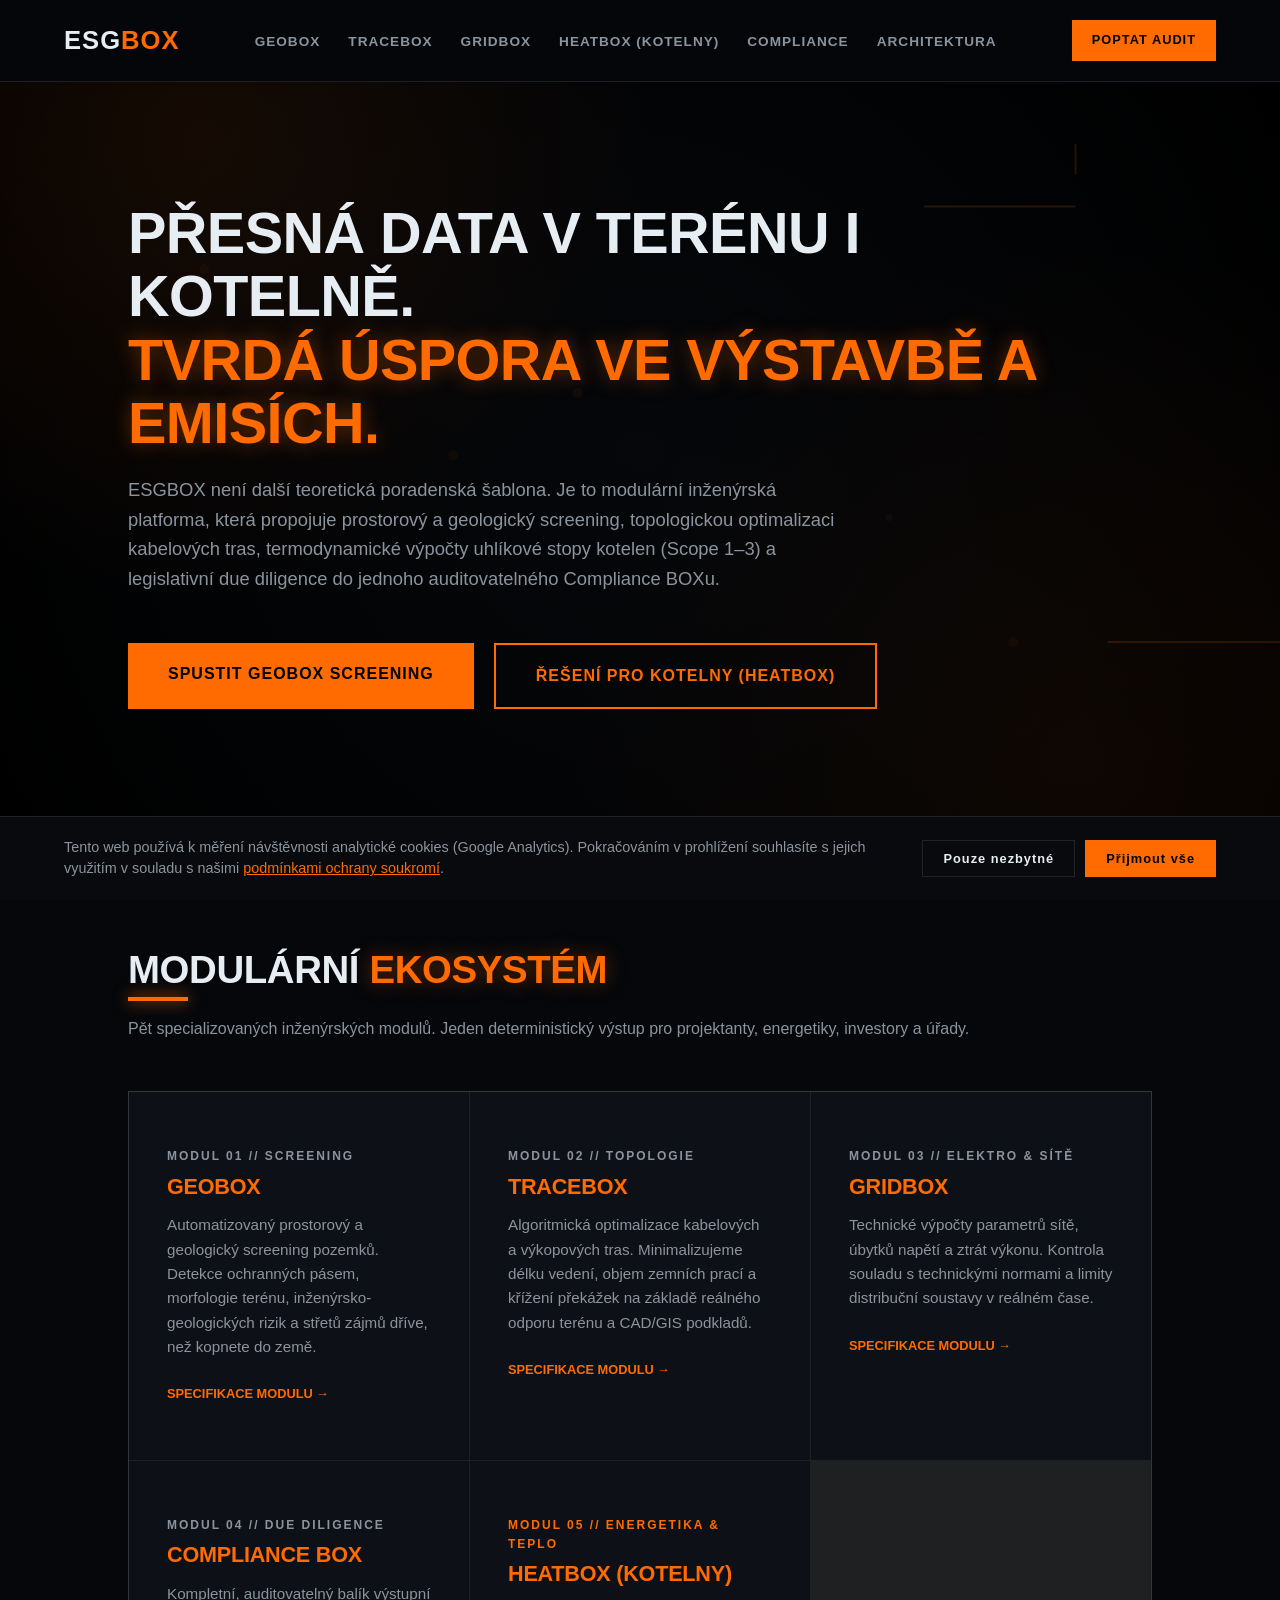
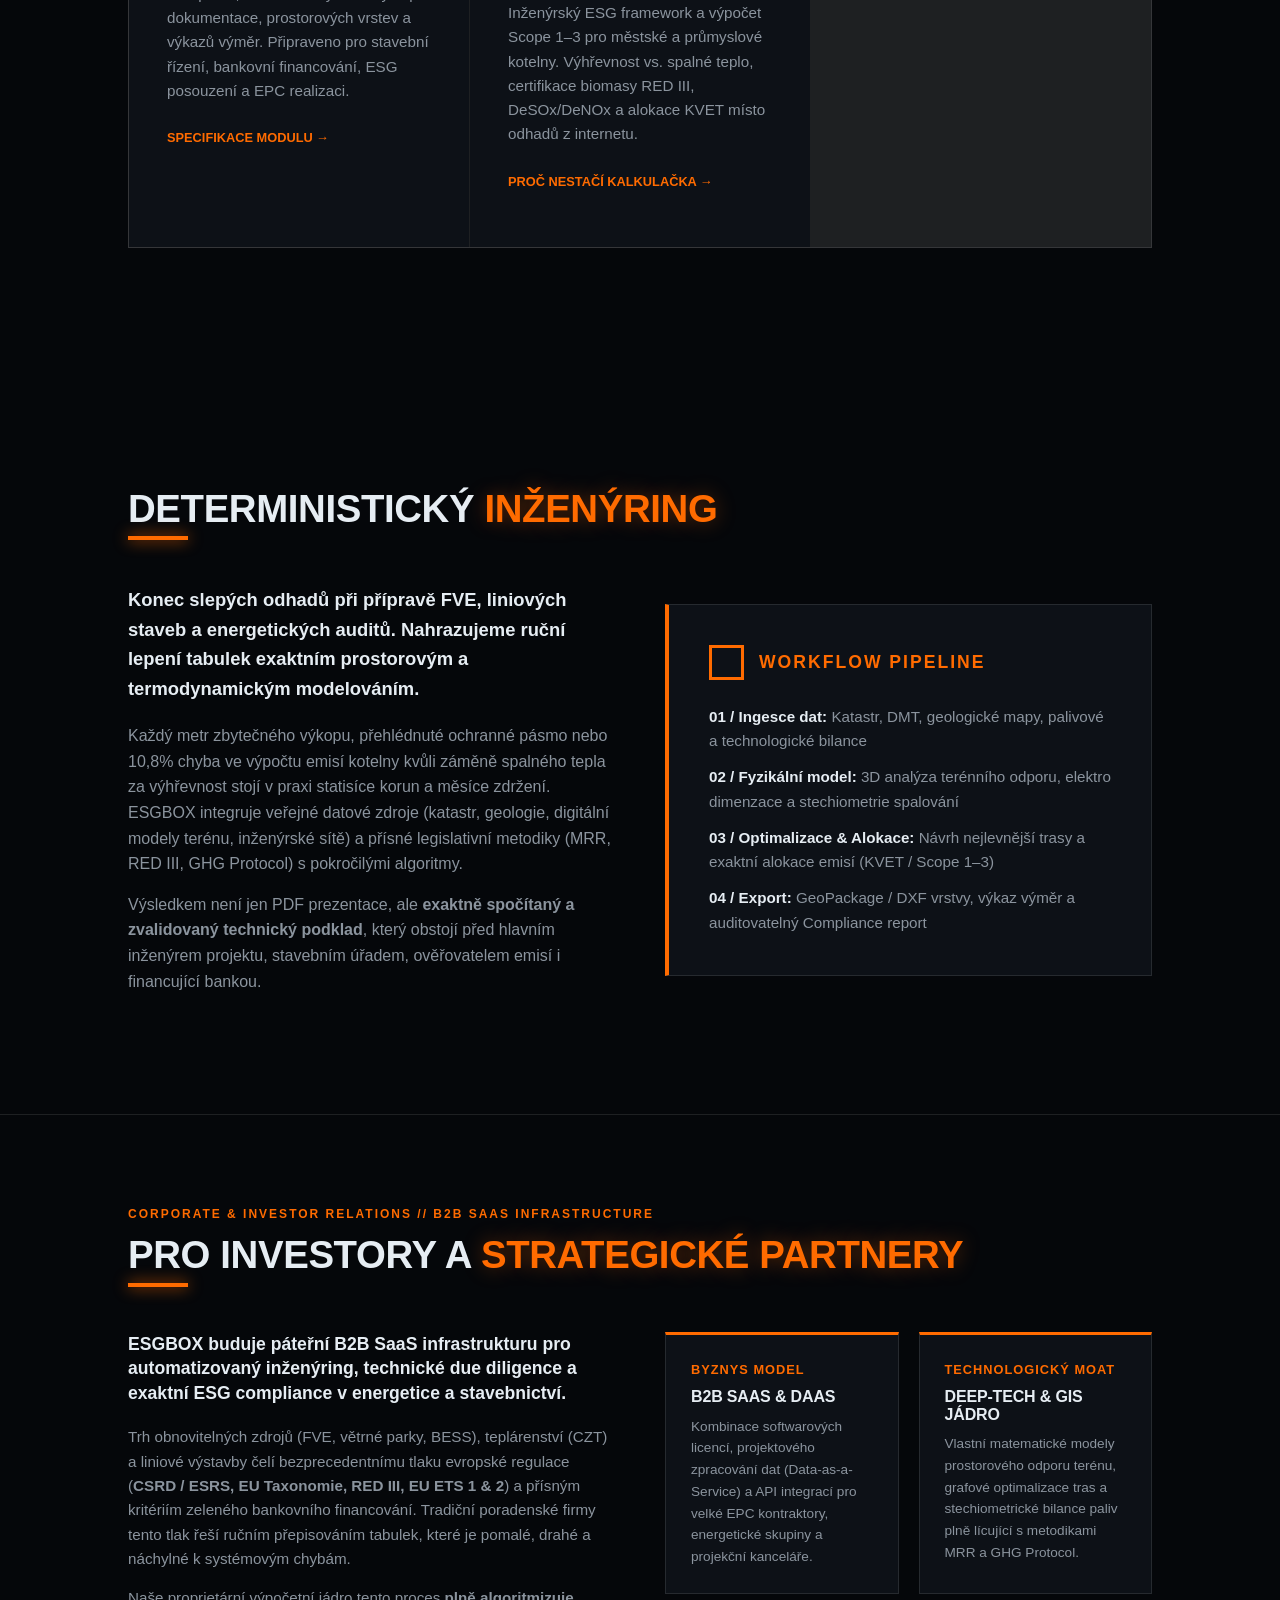
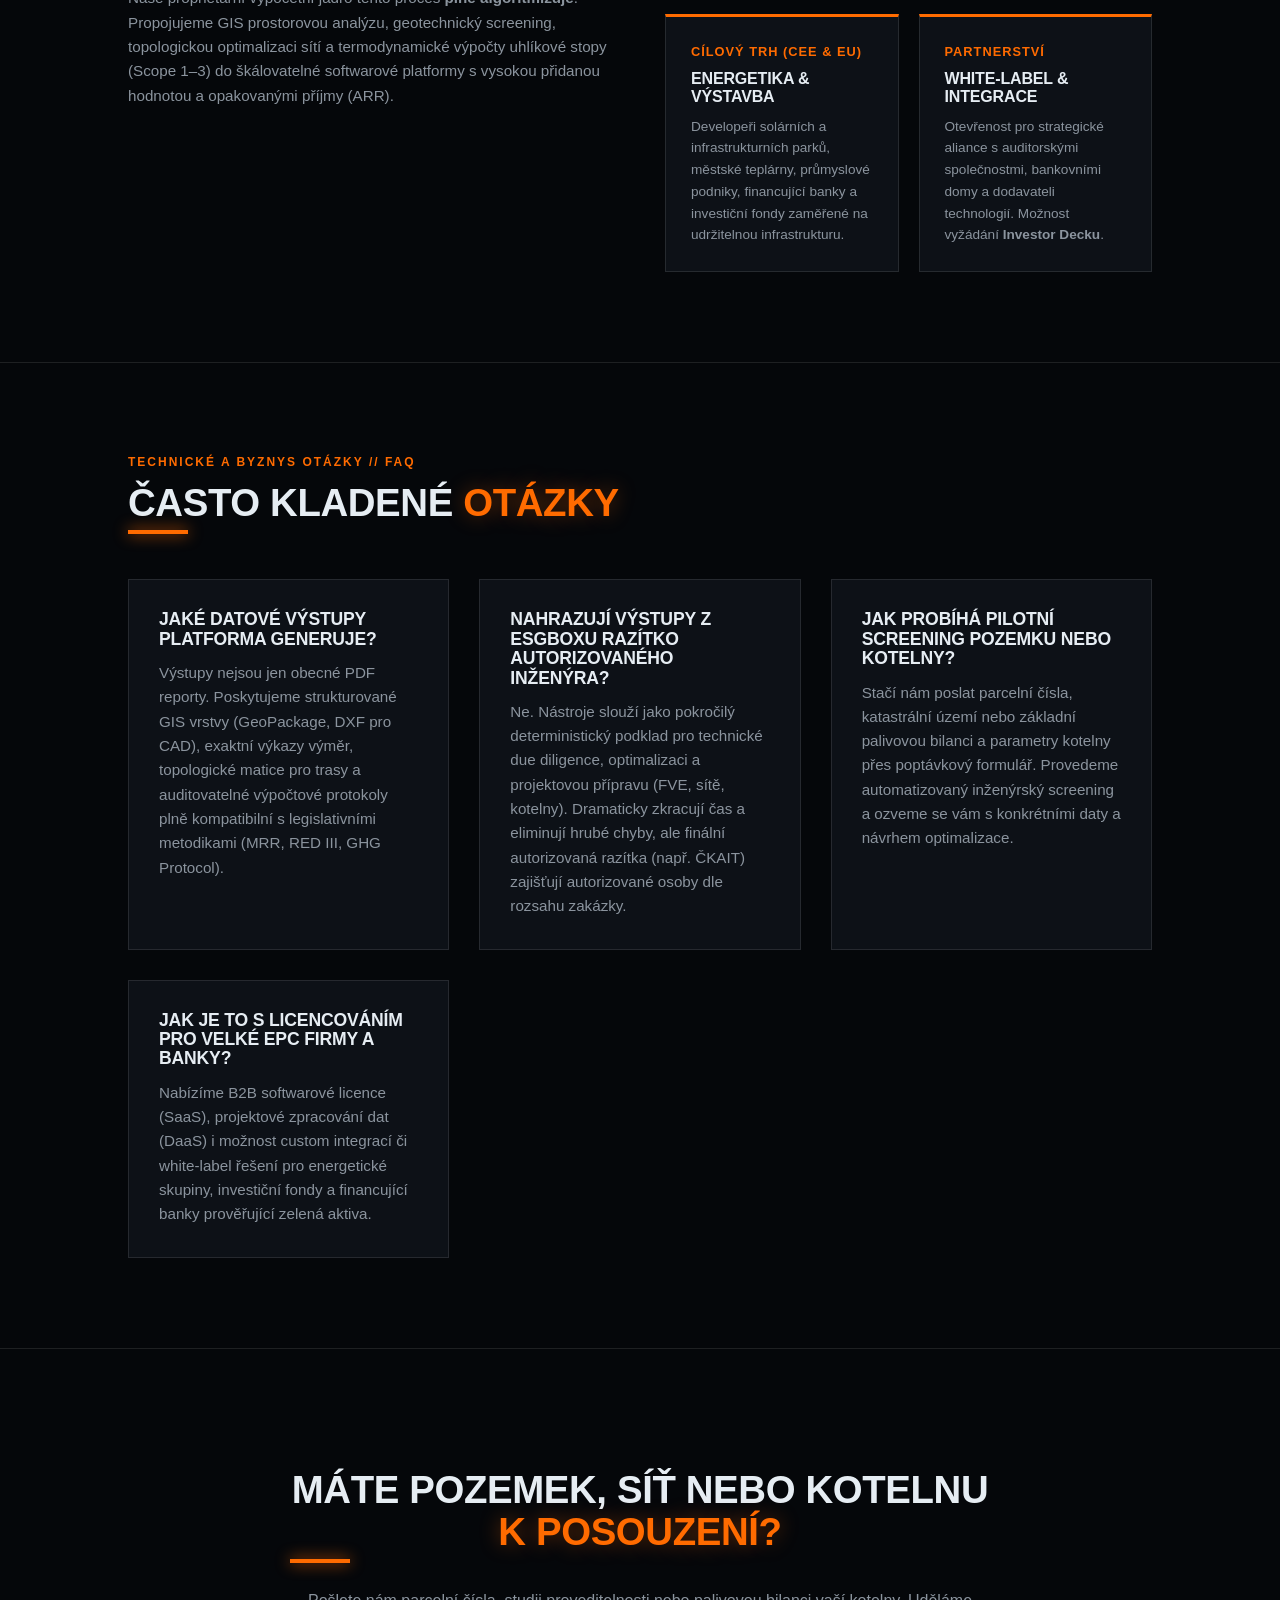
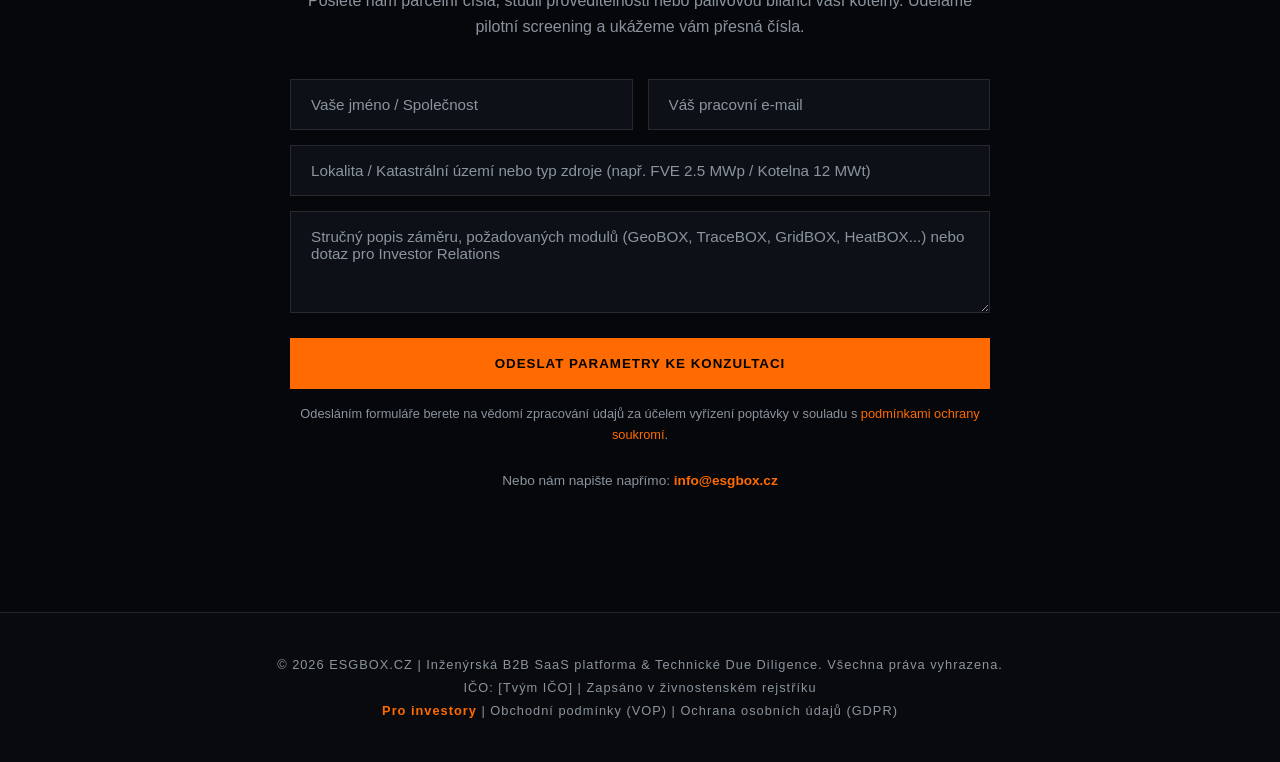
<file: index.html>
<!DOCTYPE html>
<html lang="cs">
<head>
    <meta charset="UTF-8">
    <meta name="viewport" content="width=device-width, initial-scale=1.0">
    <title>ESGBOX | Inženýrská B2B SaaS platforma pro FVE, výstavbu a energetiku</title>
    <meta name="description" content="Modulární inženýrská B2B SaaS platforma pro automatizovaný screening pozemků (GeoBOX), topologickou optimalizaci tras (TraceBOX), výpočty sítí (GridBOX), emise kotelen (HeatBOX) a ESG compliance.">
    
    <!-- Open Graph / Sociální sítě (LinkedIn, Facebook, Slack atd.) -->
    <meta property="og:type" content="website">
    <meta property="og:url" content="https://esgbox.cz/">
    <meta property="og:title" content="ESGBOX | Inženýrská B2B SaaS platforma">
    <meta property="og:description" content="Modulární inženýrská B2B SaaS platforma pro automatizovaný screening pozemků (GeoBOX), topologickou optimalizaci tras (TraceBOX), výpočty sítí (GridBOX), emise kotelen (HeatBOX) a ESG compliance.">
    <meta property="og:image" content="https://esgbox.cz/preview.jpg">

    <!-- Twitter Card -->
    <meta name="twitter:card" content="summary_large_image">
    <meta name="twitter:url" content="https://esgbox.cz/">
    <meta name="twitter:title" content="ESGBOX | Inženýrská B2B SaaS platforma">
    <meta name="twitter:description" content="Modulární inženýrská B2B SaaS platforma pro automatizovaný screening pozemků (GeoBOX), topologickou optimalizaci tras (TraceBOX), výpočty sítí (GridBOX), emise kotelen (HeatBOX) a ESG compliance.">
    <meta name="twitter:image" content="https://esgbox.cz/preview.jpg">
    <link rel="icon" type="image/png" href="favicon.ico">

    <link rel="stylesheet" href="styles.css">
</head>
<body>
<!-- Ukazatel scrollu (Scroll Progress Bar) -->
<div id="scroll-progress"></div>
    <!-- Navigace -->
    <nav>
        <a href="index.html" class="logo">ESG<span>BOX</span></a>
        <ul>
            <li><a href="services/analyza.html">GeoBOX</a></li>
            <li><a href="services/strategie.html">TraceBOX</a></li>
            <li><a href="services/monitoring.html">GridBOX</a></li>
            <li><a href="services/kotelny.html">HeatBOX (Kotelny)</a></li>
            <li><a href="services/organizace.html">Compliance</a></li>
            <li><a href="#about">Architektura</a></li>
        </ul>
        <a href="#contact" class="cta-button" style="padding: 10px 20px; font-size: 0.8rem;">Poptat audit</a>
    </nav>

    <!-- Hero Sekce -->
    <section id="hero">
      <!-- Pozadí s čistou technickou line-art animací (kabely a trasy) -->
<div style="position: absolute; top: 0; left: 0; width: 100%; height: 100%; overflow: hidden; pointer-events: none; z-index: 0; opacity: 0.15;">
    <svg viewBox="0 0 1200 600" width="100%" height="100%" preserveAspectRatio="xMidYMid slice" xmlns="http://www.w3.org/2000/svg">
        <style>
            .tech-line {
                fill: none;
                stroke: #FF7A00;
                stroke-width: 1.5;
                stroke-dasharray: 1000;
                stroke-dashoffset: 1000;
                animation: drawTech 12s linear infinite;
            }
            .tech-node {
                fill: #FF7A00;
                opacity: 0.3;
                animation: pulseNode 4s ease-in-out infinite;
            }
            @keyframes drawTech {
                0% { stroke-dashoffset: 1000; opacity: 0; }
                10% { opacity: 0.8; }
                50% { stroke-dashoffset: 0; opacity: 1; }
                80% { stroke-dashoffset: -500; opacity: 0.5; }
                100% { stroke-dashoffset: -1000; opacity: 0; }
            }
            @keyframes pulseNode {
                0%, 100% { transform: scale(1); opacity: 0.3; }
                50% { transform: scale(1.5); opacity: 0.9; }
            }
        </style>

        <!-- Trasa 1: Levá síť / přívod -->
        <g>
            <path class="tech-line" d="M -50,150 L 250,150 L 350,250 L 550,250 L 650,100 L 950,100" />
            <circle class="tech-node" cx="250" cy="150" r="4" />
            <circle class="tech-node" cx="550" cy="250" r="4" style="animation-delay: 1s;" />
        </g>

        <!-- Trasa 2: Centrální křížení (kabeláž / sběrnice) -->
        <g>
            <path class="tech-line" d="M 100,450 L 300,450 L 450,300 L 750,300 L 900,450 L 1250,450" style="animation-delay: 2s;" />
            <circle class="tech-node" cx="450" cy="300" r="4" style="animation-delay: 2s;" />
            <circle class="tech-node" cx="900" cy="450" r="4" style="animation-delay: 3s;" />
        </g>

        <!-- Trasa 3: Detailní diagnostické smyčky (připomínající topologii sítě) -->
        <g>
            <path class="tech-line" d="M 350,50 L 350,200 L 500,350 L 800,350 L 950,200 L 950,50" style="animation-delay: 4s;" stroke-width="1" />
            <circle class="tech-node" cx="500" cy="350" r="3" style="animation-delay: 1.5s;" />
            <circle class="tech-node" cx="800" cy="350" r="3" style="animation-delay: 2.5s;" />
        </g>
    </svg>
</div>        <div class="hero-content">
            <h1>Přesná data v terénu i kotelně. <br><span class="highlight">Tvrdá úspora ve výstavbě a emisích.</span></h1>
            <p style="color: var(--text-dim); max-width: 720px; font-size: 1.15rem; margin-bottom: 30px; margin-top: 20px;">
                ESGBOX není další teoretická poradenská šablona. Je to modulární inženýrská platforma, která propojuje prostorový a geologický screening, topologickou optimalizaci kabelových tras, termodynamické výpočty uhlíkové stopy kotelen (Scope 1–3) a legislativní due diligence do jednoho auditovatelného Compliance BOXu.
            </p>
            <div style="display: flex; gap: 20px; flex-wrap: wrap;">
                <a href="services/analyza.html" class="cta-button">Spustit GeoBOX screening</a>
                <a href="services/kotelny.html" class="cta-button" style="background: transparent; border: 2px solid var(--accent-color); color: var(--accent-color);">Řešení pro kotelny (HeatBOX)</a>
            </div>
        </div>
    </section>

    <!-- Services Grid - Rozcestník modulů -->
    <section id="services">
        <h2>Modulární <span class="highlight">Ekosystém</span></h2>
        <p style="color: var(--text-dim); margin-top: 10px;">Pět specializovaných inženýrských modulů. Jeden deterministický výstup pro projektanty, energetiky, investory a úřady.</p>
        
        <div class="services-grid">
            <!-- Modul 01: GeoBOX -->
            <div class="service-card" onclick="window.location.href='services/analyza.html'" style="cursor: pointer;">
                <div style="font-size: 0.75rem; color: var(--text-dim); letter-spacing: 2px; margin-bottom: 8px; font-weight: 700;">MODUL 01 // SCREENING</div>
                <h3>GeoBOX</h3>
                <p>Automatizovaný prostorový a geologický screening pozemků. Detekce ochranných pásem, morfologie terénu, inženýrsko-geologických rizik a střetů zájmů dříve, než kopnete do země.</p>
                <span style="color: var(--accent-color); font-size: 0.8rem; font-weight: 800; display: block; margin-top: 25px;">SPECIFIKACE MODULU →</span>
            </div>

            <!-- Modul 02: TraceBOX -->
            <div class="service-card" onclick="window.location.href='services/strategie.html'" style="cursor: pointer;">
                <div style="font-size: 0.75rem; color: var(--text-dim); letter-spacing: 2px; margin-bottom: 8px; font-weight: 700;">MODUL 02 // TOPOLOGIE</div>
                <h3>TraceBOX</h3>
                <p>Algoritmická optimalizace kabelových a výkopových tras. Minimalizujeme délku vedení, objem zemních prací a křížení překážek na základě reálného odporu terénu a CAD/GIS podkladů.</p>
                <span style="color: var(--accent-color); font-size: 0.8rem; font-weight: 800; display: block; margin-top: 25px;">SPECIFIKACE MODULU →</span>
            </div>

            <!-- Modul 03: GridBOX -->
            <div class="service-card" onclick="window.location.href='services/monitoring.html'" style="cursor: pointer;">
                <div style="font-size: 0.75rem; color: var(--text-dim); letter-spacing: 2px; margin-bottom: 8px; font-weight: 700;">MODUL 03 // ELEKTRO &amp; SÍTĚ</div>
                <h3>GridBOX</h3>
                <p>Technické výpočty parametrů sítě, úbytků napětí a ztrát výkonu. Kontrola souladu s technickými normami a limity distribuční soustavy v reálném čase.</p>
                <span style="color: var(--accent-color); font-size: 0.8rem; font-weight: 800; display: block; margin-top: 25px;">SPECIFIKACE MODULU →</span>
            </div>

            <!-- Modul 04: Compliance BOX -->
            <div class="service-card" onclick="window.location.href='services/organizace.html'" style="cursor: pointer;">
                <div style="font-size: 0.75rem; color: var(--text-dim); letter-spacing: 2px; margin-bottom: 8px; font-weight: 700;">MODUL 04 // DUE DILIGENCE</div>
                <h3>Compliance BOX</h3>
                <p>Kompletní, auditovatelný balík výstupní dokumentace, prostorových vrstev a výkazů výměr. Připraveno pro stavební řízení, bankovní financování, ESG posouzení a EPC realizaci.</p>
                <span style="color: var(--accent-color); font-size: 0.8rem; font-weight: 800; display: block; margin-top: 25px;">SPECIFIKACE MODULU →</span>
            </div>

            <!-- Modul 05: HeatBOX -->
            <div class="service-card" onclick="window.location.href='services/kotelny.html'" style="cursor: pointer;">
                <div style="font-size: 0.75rem; color: var(--accent-color); letter-spacing: 2px; margin-bottom: 8px; font-weight: 800;">MODUL 05 // ENERGETIKA &amp; TEPLO</div>
                <h3>HeatBOX (Kotelny)</h3>
                <p>Inženýrský ESG framework a výpočet Scope 1–3 pro městské a průmyslové kotelny. Výhřevnost vs. spalné teplo, certifikace biomasy RED III, DeSOx/DeNOx a alokace KVET místo odhadů z internetu.</p>
                <span style="color: var(--accent-color); font-size: 0.8rem; font-weight: 800; display: block; margin-top: 25px;">PROČ NESTAČÍ KALKULAČKA →</span>
            </div>
        </div>
    </section>

    <!-- O projektu / Architektura řešení -->
    <section id="about">
        <h2>Deterministický <span class="highlight">Inženýring</span></h2>
        <div style="display: grid; grid-template-columns: repeat(auto-fit, minmax(320px, 1fr)); gap: 50px; align-items: center; margin-top: 40px;">
            <div>
                <p style="color: var(--text-main); font-size: 1.15rem; font-weight: 600; margin-bottom: 20px;">
                    Konec slepých odhadů při přípravě FVE, liniových staveb a energetických auditů. Nahrazujeme ruční lepení tabulek exaktním prostorovým a termodynamickým modelováním.
                </p>
                <p style="color: var(--text-dim);">
                    Každý metr zbytečného výkopu, přehlédnuté ochranné pásmo nebo 10,8% chyba ve výpočtu emisí kotelny kvůli záměně spalného tepla za výhřevnost stojí v praxi statisíce korun a měsíce zdržení. ESGBOX integruje veřejné datové zdroje (katastr, geologie, digitální modely terénu, inženýrské sítě) a přísné legislativní metodiky (MRR, RED III, GHG Protocol) s pokročilými algoritmy.
                </p>
                <p style="color: var(--text-dim); margin-top: 15px;">
                    Výsledkem není jen PDF prezentace, ale <strong>exaktně spočítaný a zvalidovaný technický podklad</strong>, který obstojí před hlavním inženýrem projektu, stavebním úřadem, ověřovatelem emisí i financující bankou.
                </p>
            </div>
            
            <!-- Technický box s metrikami -->
            <div style="background: var(--card-bg); padding: 40px; border: 1px solid var(--border-color); border-left: 4px solid var(--accent-color); position: relative;">
                <div style="display: flex; align-items: center; gap: 15px; margin-bottom: 25px;">
                    <div style="width: 35px; height: 35px; border: 3px solid var(--accent-color);"></div>
                    <span style="color: var(--accent-color); font-weight: 900; font-size: 1.1rem; letter-spacing: 2px;">WORKFLOW PIPELINE</span>
                </div>
                <ul style="list-style: none; color: var(--text-dim); font-size: 0.95rem;">
                    <li style="margin-bottom: 12px;"><strong style="color: var(--text-main);">01 / Ingesce dat:</strong> Katastr, DMT, geologické mapy, palivové a technologické bilance</li>
                    <li style="margin-bottom: 12px;"><strong style="color: var(--text-main);">02 / Fyzikální model:</strong> 3D analýza terénního odporu, elektro dimenzace a stechiometrie spalování</li>
                    <li style="margin-bottom: 12px;"><strong style="color: var(--text-main);">03 / Optimalizace &amp; Alokace:</strong> Návrh nejlevnější trasy a exaktní alokace emisí (KVET / Scope 1–3)</li>
                    <li><strong style="color: var(--text-main);">04 / Export:</strong> GeoPackage / DXF vrstvy, výkaz výměr a auditovatelný Compliance report</li>
                </ul>
            </div>
        </div>
    </section>

    <!-- Sekce Pro investory a strategické partnery (SEO & B2B SaaS Positioning) -->
    <section id="investors" style="border-top: 1px solid var(--border-color); padding-top: 90px; padding-bottom: 90px;">
        <div style="font-size: 0.75rem; color: var(--accent-color); letter-spacing: 2px; margin-bottom: 10px; font-weight: 800; text-transform: uppercase;">
            CORPORATE &amp; INVESTOR RELATIONS // B2B SAAS INFRASTRUCTURE
        </div>
        <h2>Pro investory a <span class="highlight">Strategické partnery</span></h2>
        
        <div style="display: grid; grid-template-columns: repeat(auto-fit, minmax(320px, 1fr)); gap: 50px; margin-top: 40px; align-items: start;">
            
            <!-- Levý sloupec: B2B SaaS vize a SEO klíčová slova -->
            <div>
                <p style="color: var(--text-main); font-size: 1.1rem; font-weight: 600; margin-bottom: 20px; line-height: 1.4;">
                    ESGBOX buduje páteřní B2B SaaS infrastrukturu pro automatizovaný inženýring, technické due diligence a exaktní ESG compliance v energetice a stavebnictví.
                </p>
                <p style="color: var(--text-dim); font-size: 0.95rem; margin-bottom: 15px;">
                    Trh obnovitelných zdrojů (FVE, větrné parky, BESS), teplárenství (CZT) a liniové výstavby čelí bezprecedentnímu tlaku evropské regulace (<strong>CSRD / ESRS, EU Taxonomie, RED III, EU ETS 1 &amp; 2</strong>) a přísným kritériím zeleného bankovního financování. Tradiční poradenské firmy tento tlak řeší ručním přepisováním tabulek, které je pomalé, drahé a náchylné k systémovým chybám.
                </p>
                <p style="color: var(--text-dim); font-size: 0.95rem;">
                    Naše proprietární výpočetní jádro tento proces <strong>plně algoritmizuje</strong>. Propojujeme GIS prostorovou analýzu, geotechnický screening, topologickou optimalizaci sítí a termodynamické výpočty uhlíkové stopy (Scope 1–3) do škálovatelné softwarové platformy s vysokou přidanou hodnotou a opakovanými příjmy (ARR).
                </p>
            </div>

            <!-- Pravý sloupec: Strukturované pilíře byznys modelu -->
            <div style="display: grid; grid-template-columns: repeat(auto-fit, minmax(220px, 1fr)); gap: 20px;">
                
                <div style="background: var(--card-bg); padding: 25px; border: 1px solid var(--border-color); border-top: 3px solid var(--accent-color);">
                    <div style="color: var(--accent-color); font-weight: 900; font-size: 0.8rem; letter-spacing: 1px; margin-bottom: 8px;">BYZNYS MODEL</div>
                    <h3 style="font-size: 1rem; color: var(--text-main); margin-bottom: 10px;">B2B SaaS &amp; DaaS</h3>
                    <p style="color: var(--text-dim); font-size: 0.85rem;">
                        Kombinace softwarových licencí, projektového zpracování dat (Data-as-a-Service) a API integrací pro velké EPC kontraktory, energetické skupiny a projekční kanceláře.
                    </p>
                </div>

                <div style="background: var(--card-bg); padding: 25px; border: 1px solid var(--border-color); border-top: 3px solid var(--accent-color);">
                    <div style="color: var(--accent-color); font-weight: 900; font-size: 0.8rem; letter-spacing: 1px; margin-bottom: 8px;">TECHNOLOGICKÝ MOAT</div>
                    <h3 style="font-size: 1rem; color: var(--text-main); margin-bottom: 10px;">Deep-Tech &amp; GIS Jádro</h3>
                    <p style="color: var(--text-dim); font-size: 0.85rem;">
                        Vlastní matematické modely prostorového odporu terénu, grafové optimalizace tras a stechiometrické bilance paliv plně lícující s metodikami MRR a GHG Protocol.
                    </p>
                </div>

                <div style="background: var(--card-bg); padding: 25px; border: 1px solid var(--border-color); border-top: 3px solid var(--accent-color);">
                    <div style="color: var(--accent-color); font-weight: 900; font-size: 0.8rem; letter-spacing: 1px; margin-bottom: 8px;">CÍLOVÝ TRH (CEE &amp; EU)</div>
                    <h3 style="font-size: 1rem; color: var(--text-main); margin-bottom: 10px;">Energetika &amp; Výstavba</h3>
                    <p style="color: var(--text-dim); font-size: 0.85rem;">
                        Developeři solárních a infrastrukturních parků, městské teplárny, průmyslové podniky, financující banky a investiční fondy zaměřené na udržitelnou infrastrukturu.
                    </p>
                </div>

                <div style="background: var(--card-bg); padding: 25px; border: 1px solid var(--border-color); border-top: 3px solid var(--accent-color);">
                    <div style="color: var(--accent-color); font-weight: 900; font-size: 0.8rem; letter-spacing: 1px; margin-bottom: 8px;">PARTNERSTVÍ</div>
                    <h3 style="font-size: 1rem; color: var(--text-main); margin-bottom: 10px;">White-Label &amp; Integrace</h3>
                    <p style="color: var(--text-dim); font-size: 0.85rem;">
                        Otevřenost pro strategické aliance s auditorskými společnostmi, bankovními domy a dodavateli technologií. Možnost vyžádání <strong>Investor Decku</strong>.
                    </p>
                </div>

            </div>
        </div>
    </section>

    <!-- FAQ Sekce -->
    <section id="faq" style="border-top: 1px solid var(--border-color); padding-top: 90px; padding-bottom: 90px;">
        <div style="font-size: 0.75rem; color: var(--accent-color); letter-spacing: 2px; margin-bottom: 10px; font-weight: 800; text-transform: uppercase;">
            TECHNICKÉ A BYZNYS OTÁZKY // FAQ
        </div>
        <h2>Často kladené <span class="highlight">Otázky</span></h2>
        
        <div style="display: grid; grid-template-columns: repeat(auto-fit, minmax(320px, 1fr)); gap: 30px; margin-top: 40px;">
            
            <!-- FAQ Item 1 -->
            <div style="background: var(--card-bg); padding: 30px; border: 1px solid var(--border-color);">
                <h3 style="font-size: 1.1rem; color: var(--text-main); margin-bottom: 12px;">Jaké datové výstupy platforma generuje?</h3>
                <p style="color: var(--text-dim); font-size: 0.95rem; line-height: 1.6;">
                    Výstupy nejsou jen obecné PDF reporty. Poskytujeme strukturované GIS vrstvy (GeoPackage, DXF pro CAD), exaktní výkazy výměr, topologické matice pro trasy a auditovatelné výpočtové protokoly plně kompatibilní s legislativními metodikami (MRR, RED III, GHG Protocol).
                </p>
            </div>

            <!-- FAQ Item 2 -->
            <div style="background: var(--card-bg); padding: 30px; border: 1px solid var(--border-color);">
                <h3 style="font-size: 1.1rem; color: var(--text-main); margin-bottom: 12px;">Nahrazují výstupy z ESGBOXu razítko autorizovaného inženýra?</h3>
                <p style="color: var(--text-dim); font-size: 0.95rem; line-height: 1.6;">
                    Ne. Nástroje slouží jako pokročilý deterministický podklad pro technické due diligence, optimalizaci a projektovou přípravu (FVE, sítě, kotelny). Dramaticky zkracují čas a eliminují hrubé chyby, ale finální autorizovaná razítka (např. ČKAIT) zajišťují autorizované osoby dle rozsahu zakázky.
                </p>
            </div>

            <!-- FAQ Item 3 -->
            <div style="background: var(--card-bg); padding: 30px; border: 1px solid var(--border-color);">
                <h3 style="font-size: 1.1rem; color: var(--text-main); margin-bottom: 12px;">Jak probíhá pilotní screening pozemku nebo kotelny?</h3>
                <p style="color: var(--text-dim); font-size: 0.95rem; line-height: 1.6;">
                    Stačí nám poslat parcelní čísla, katastrální území nebo základní palivovou bilanci a parametry kotelny přes poptávkový formulář. Provedeme automatizovaný inženýrský screening a ozveme se vám s konkrétními daty a návrhem optimalizace.
                </p>
            </div>

            <!-- FAQ Item 4 -->
            <div style="background: var(--card-bg); padding: 30px; border: 1px solid var(--border-color);">
                <h3 style="font-size: 1.1rem; color: var(--text-main); margin-bottom: 12px;">Jak je to s licencováním pro velké EPC firmy a banky?</h3>
                <p style="color: var(--text-dim); font-size: 0.95rem; line-height: 1.6;">
                    Nabízíme B2B softwarové licence (SaaS), projektové zpracování dat (DaaS) i možnost custom integrací či white-label řešení pro energetické skupiny, investiční fondy a financující banky prověřující zelená aktiva.
                </p>
            </div>

        </div>
    </section>

    <!-- Kontakt & Poptávka -->
    <section id="contact" style="border-top: 1px solid var(--border-color);">
        <div style="max-width: 700px; margin: 0 auto; text-align: center;">
            <h2>Máte pozemek, síť nebo kotelnu <span class="highlight">K posouzení?</span></h2>
            <p style="margin-top: 20px; margin-bottom: 40px; color: var(--text-dim);">
                Pošlete nám parcelní čísla, studii proveditelnosti nebo palivovou bilanci vaší kotelny. Uděláme pilotní screening a ukážeme vám přesná čísla.
            </p>
            
            <form action="https://api.web3forms.com/submit" method="POST" style="display: grid; gap: 15px; text-align: left;">
                <!-- Web3Forms Access Key -->
                <input type="hidden" name="apikey" value="874bbd70-4fda-43f8-a46a-36717f3061a6">
                
                <!-- Honeypot past na boty -->
                <input type="checkbox" name="botcheck" class="hidden" style="display: none !important;" autocomplete="off">

                <div style="display: grid; grid-template-columns: repeat(auto-fit, minmax(250px, 1fr)); gap: 15px;">
                    <input type="text" name="Jmeno" placeholder="Vaše jméno / Společnost" required class="form-input">
                    <input type="email" name="Email" placeholder="Váš pracovní e-mail" required class="form-input">
                </div>
                
                <input type="text" name="Lokalita_Projekt" placeholder="Lokalita / Katastrální území nebo typ zdroje (např. FVE 2.5 MWp / Kotelna 12 MWt)" class="form-input">
                <textarea name="Zprava" rows="4" placeholder="Stručný popis záměru, požadovaných modulů (GeoBOX, TraceBOX, GridBOX, HeatBOX...) nebo dotaz pro Investor Relations" class="form-input"></textarea>
                
                <button type="submit" class="cta-button" style="width: 100%; text-align: center; margin-top: 10px;">Odeslat parametry ke konzultaci</button>
            </form>
            
            <p style="font-size: 0.8rem; color: var(--text-dim); margin-top: 15px; text-align: center;">
                Odesláním formuláře berete na vědomí zpracování údajů za účelem vyřízení poptávky v souladu s <a href="gdpr.html" style="color: var(--accent-color); text-decoration: none;">podmínkami ochrany soukromí</a>.
            </p>
            
            <p style="margin-top: 25px; font-size: 0.85rem; color: var(--text-dim);">
                Nebo nám napište napřímo: <a href="mailto:info@esgbox.cz" style="color: var(--accent-color); text-decoration: none; font-weight: 700;">info@esgbox.cz</a>
            </p>
        </div>
    </section>

    <!-- Patička -->
    <footer style="padding: 40px 10%; border-top: 1px solid var(--border-color); text-align: center; font-size: 0.8rem; color: var(--text-dim); background: #080a0d;">
        <p style="letter-spacing: 1px; line-height: 1.8;">
            &copy; 2026 ESGBOX.CZ | Inženýrská B2B SaaS platforma &amp; Technické Due Diligence. Všechna práva vyhrazena.<br>
            IČO: [Tvým IČO] | Zapsáno v živnostenském rejstříku<br>
            <a href="#investors" style="color: var(--accent-color); text-decoration: none; font-weight: 700;">Pro investory</a> | 
            <a href="podminky.html" style="color: var(--text-dim); text-decoration: none;">Obchodní podmínky (VOP)</a> | 
            <a href="gdpr.html" style="color: var(--text-dim); text-decoration: none;">Ochrana osobních údajů (GDPR)</a>
        </p>
    </footer>

    <!-- Cookies Lišta -->
    <div id="cookie-banner" style="display: none;">
        <p>
            Tento web používá k měření návštěvnosti analytické cookies (Google Analytics). Pokračováním v prohlížení souhlasíte s jejich využitím v souladu s našimi <a href="gdpr.html">podmínkami ochrany soukromí</a>.
        </p>
        <div class="cookie-buttons">
            <button class="cookie-btn" onclick="rejectCookies()">Pouze nezbytné</button>
            <button class="cookie-btn accept" onclick="acceptCookies()">Přijmout vše</button>
        </div>
    </div>

    <script src="script.js"></script>
</body>
</html>
</file>
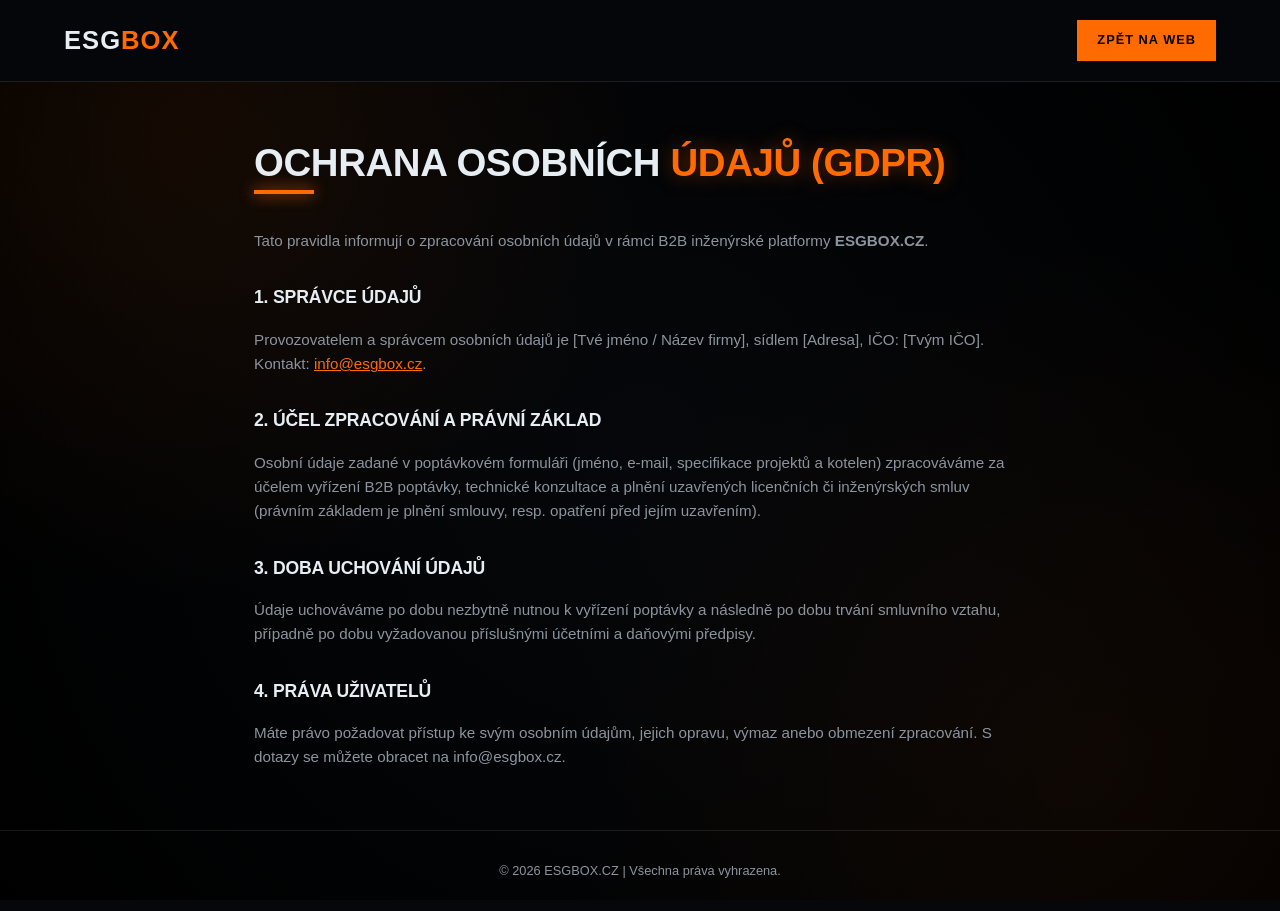
<file: gdpr.html>
<!DOCTYPE html>
<html lang="cs">
<head>
    <meta charset="UTF-8">
    <meta name="viewport" content="width=device-width, initial-scale=1.0">
    <title>Ochrana osobních údajů (GDPR) | ESGBOX</title>
    <link rel="stylesheet" href="styles.css">
</head>
<body>
    <nav>
        <a href="index.html" class="logo">ESG<span>BOX</span></a>
        <a href="index.html" class="cta-button" style="padding: 10px 20px; font-size: 0.8rem;">Zpět na web</a>
    </nav>
    <section style="max-width: 900px; padding: 60px 5%;">
        <h2>Ochrana osobních <span class="highlight">Údajů (GDPR)</span></h2>
        <div style="color: var(--text-dim); margin-top: 30px; display: grid; gap: 20px; font-size: 0.95rem;">
            <p>Tato pravidla informují o zpracování osobních údajů v rámci B2B inženýrské platformy <strong>ESGBOX.CZ</strong>.</p>
            <h3 style="color: var(--text-main); font-size: 1.1rem; margin-top: 15px;">1. Správce údajů</h3>
            <p>Provozovatelem a správcem osobních údajů je [Tvé jméno / Název firmy], sídlem [Adresa], IČO: [Tvým IČO]. Kontakt: <a href="mailto:info@esgbox.cz" style="color: var(--accent-color);">info@esgbox.cz</a>.</p>
            <h3 style="color: var(--text-main); font-size: 1.1rem; margin-top: 15px;">2. Účel zpracování a právní základ</h3>
            <p>Osobní údaje zadané v poptávkovém formuláři (jméno, e-mail, specifikace projektů a kotelen) zpracováváme za účelem vyřízení B2B poptávky, technické konzultace a plnění uzavřených licenčních či inženýrských smluv (právním základem je plnění smlouvy, resp. opatření před jejím uzavřením).</p>
            <h3 style="color: var(--text-main); font-size: 1.1rem; margin-top: 15px;">3. Doba uchování údajů</h3>
            <p>Údaje uchováváme po dobu nezbytně nutnou k vyřízení poptávky a následně po dobu trvání smluvního vztahu, případně po dobu vyžadovanou příslušnými účetními a daňovými předpisy.</p>
            <h3 style="color: var(--text-main); font-size: 1.1rem; margin-top: 15px;">4. Práva uživatelů</h3>
            <p>Máte právo požadovat přístup ke svým osobním údajům, jejich opravu, výmaz anebo obmezení zpracování. S dotazy se můžete obracet na info@esgbox.cz.</p>
        </div>
    </section>
    <footer style="padding: 30px; text-align: center; font-size: 0.8rem; color: var(--text-dim); border-top: 1px solid var(--border-color);">
        <p>&copy; 2026 ESGBOX.CZ | Všechna práva vyhrazena.</p>
    </footer>
</body>
</html>
</file>
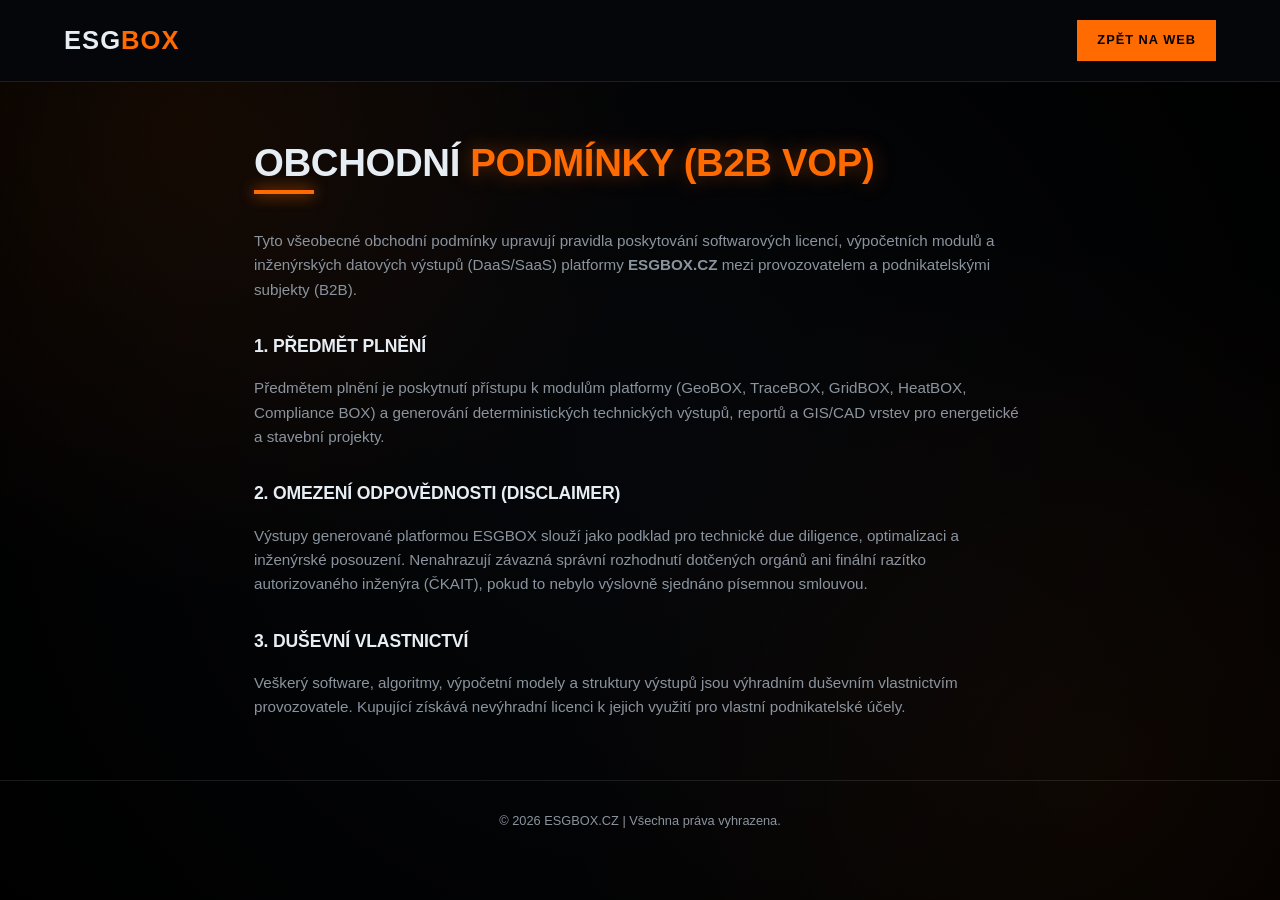
<file: podminky.html>
<!DOCTYPE html>
<html lang="cs">
<head>
    <meta charset="UTF-8">
    <meta name="viewport" content="width=device-width, initial-scale=1.0">
    <title>Obchodní podmínky (VOP) | ESGBOX</title>
    <link rel="stylesheet" href="styles.css">
</head>
<body>
    <nav>
        <a href="index.html" class="logo">ESG<span>BOX</span></a>
        <a href="index.html" class="cta-button" style="padding: 10px 20px; font-size: 0.8rem;">Zpět na web</a>
    </nav>
    <section style="max-width: 900px; padding: 60px 5%;">
        <h2>Obchodní <span class="highlight">Podmínky (B2B VOP)</span></h2>
        <div style="color: var(--text-dim); margin-top: 30px; display: grid; gap: 20px; font-size: 0.95rem;">
            <p>Tyto všeobecné obchodní podmínky upravují pravidla poskytování softwarových licencí, výpočetních modulů a inženýrských datových výstupů (DaaS/SaaS) platformy <strong>ESGBOX.CZ</strong> mezi provozovatelem a podnikatelskými subjekty (B2B).</p>
            <h3 style="color: var(--text-main); font-size: 1.1rem; margin-top: 15px;">1. Předmět plnění</h3>
            <p>Předmětem plnění je poskytnutí přístupu k modulům platformy (GeoBOX, TraceBOX, GridBOX, HeatBOX, Compliance BOX) a generování deterministických technických výstupů, reportů a GIS/CAD vrstev pro energetické a stavební projekty.</p>
            <h3 style="color: var(--text-main); font-size: 1.1rem; margin-top: 15px;">2. Omezení odpovědnosti (Disclaimer)</h3>
            <p>Výstupy generované platformou ESGBOX slouží jako podklad pro technické due diligence, optimalizaci a inženýrské posouzení. Nenahrazují závazná správní rozhodnutí dotčených orgánů ani finální razítko autorizovaného inženýra (ČKAIT), pokud to nebylo výslovně sjednáno písemnou smlouvou.</p>
            <h3 style="color: var(--text-main); font-size: 1.1rem; margin-top: 15px;">3. Duševní vlastnictví</h3>
            <p>Veškerý software, algoritmy, výpočetní modely a struktury výstupů jsou výhradním duševním vlastnictvím provozovatele. Kupující získává nevýhradní licenci k jejich využití pro vlastní podnikatelské účely.</p>
        </div>
    </section>
    <footer style="padding: 30px; text-align: center; font-size: 0.8rem; color: var(--text-dim); border-top: 1px solid var(--border-color);">
        <p>&copy; 2026 ESGBOX.CZ | Všechna práva vyhrazena.</p>
    </footer>
</body>
</html>
</file>
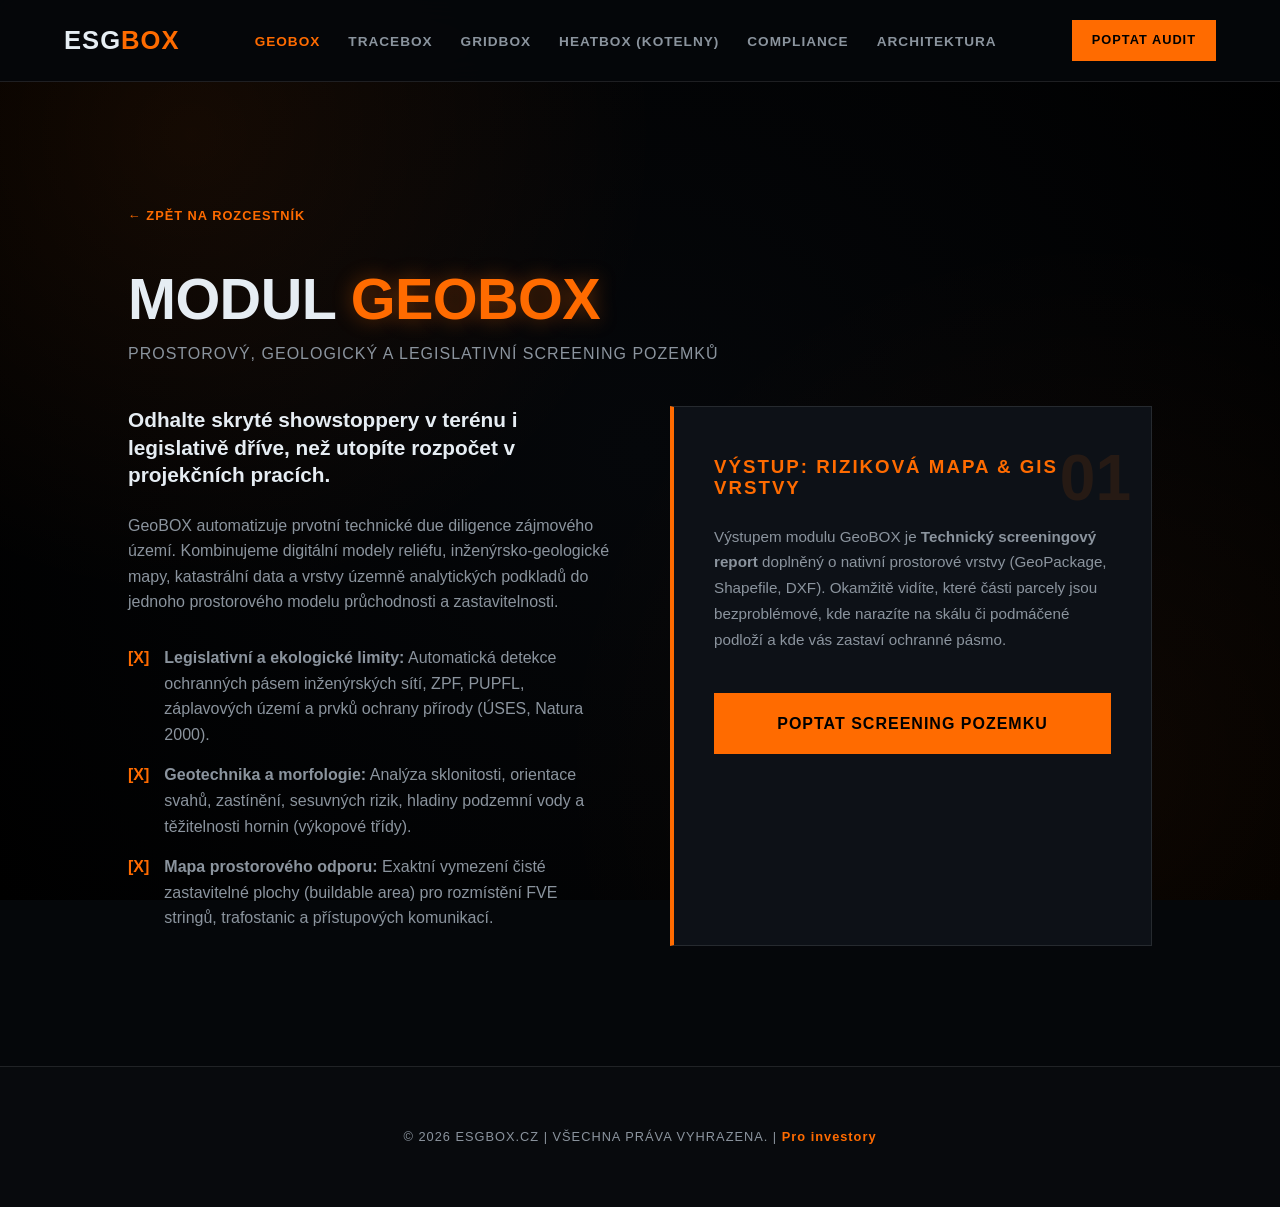
<file: services/analyza.html>
<!DOCTYPE html>
<html lang="cs">
<head>
    <meta charset="UTF-8">
    <meta name="viewport" content="width=device-width, initial-scale=1.0">
    <title>GeoBOX – Prostorový a geologický screening | ESGBOX</title>
    <meta name="description" content="Automatizovaný screening pozemků, geologických rizik, morfologie terénu a legislativních ochranných pásem pro FVE a developerské projekty.">
    <link rel="stylesheet" href="../styles.css">
</head>
<body>

    <nav>
        <a href="../index.html" class="logo">ESG<span>BOX</span></a>
        <ul>
            <li><a href="analyza.html" style="color: var(--accent-color);">GeoBOX</a></li>
            <li><a href="strategie.html">TraceBOX</a></li>
            <li><a href="monitoring.html">GridBOX</a></li>
            <li><a href="kotelny.html">HeatBOX (Kotelny)</a></li>
            <li><a href="organizace.html">Compliance</a></li>
            <li><a href="../index.html#about">Architektura</a></li>
        </ul>
        <a href="../index.html#contact" class="cta-button" style="padding: 10px 20px; font-size: 0.8rem;">Poptat audit</a>
    </nav>

    <section>
        <div style="margin-bottom: 40px;">
            <a href="../index.html" style="color: var(--accent-color); text-decoration: none; font-size: 0.8rem; font-weight: 800; letter-spacing: 1px;">← ZPĚT NA ROZCESTNÍK</a>
        </div>
        
        <h1>Modul <span class="highlight">GeoBOX</span></h1>
        <p style="color: var(--text-dim); margin-top: 10px; font-size: 1rem; text-transform: uppercase; letter-spacing: 1px;">Prostorový, geologický a legislativní screening pozemků</p>
        
        <div style="display: grid; grid-template-columns: repeat(auto-fit, minmax(300px, 1fr)); gap: 60px; margin-top: 40px;">
            <div class="content-text">
                <p style="font-size: 1.3rem; color: var(--text-main); margin-bottom: 25px; font-weight: 600; line-height: 1.3;">
                    Odhalte skryté showstoppery v terénu i legislativě dříve, než utopíte rozpočet v projekčních pracích.
                </p>
                <p style="color: var(--text-dim); margin-bottom: 20px;">
                    GeoBOX automatizuje prvotní technické due diligence zájmového území. Kombinujeme digitální modely reliéfu, inženýrsko-geologické mapy, katastrální data a vrstvy územně analytických podkladů do jednoho prostorového modelu průchodnosti a zastavitelnosti.
                </p>
                <ul style="list-style: none; color: var(--text-dim); margin-top: 30px;">
                    <li style="margin-bottom: 15px; display: flex; align-items: flex-start;">
                        <span style="color: var(--accent-color); margin-right: 15px; font-weight: 900;">[X]</span>
                        <span><strong>Legislativní a ekologické limity:</strong> Automatická detekce ochranných pásem inženýrských sítí, ZPF, PUPFL, záplavových území a prvků ochrany přírody (ÚSES, Natura 2000).</span>
                    </li>
                    <li style="margin-bottom: 15px; display: flex; align-items: flex-start;">
                        <span style="color: var(--accent-color); margin-right: 15px; font-weight: 900;">[X]</span>
                        <span><strong>Geotechnika a morfologie:</strong> Analýza sklonitosti, orientace svahů, zastínění, sesuvných rizik, hladiny podzemní vody a těžitelnosti hornin (výkopové třídy).</span>
                    </li>
                    <li style="margin-bottom: 15px; display: flex; align-items: flex-start;">
                        <span style="color: var(--accent-color); margin-right: 15px; font-weight: 900;">[X]</span>
                        <span><strong>Mapa prostorového odporu:</strong> Exaktní vymezení čisté zastavitelné plochy (buildable area) pro rozmístění FVE stringů, trafostanic a přístupových komunikací.</span>
                    </li>
                </ul>
            </div>

            <div style="background: var(--card-bg); padding: 50px 40px; border: 1px solid var(--border-color); border-left: 4px solid var(--accent-color); position: relative;">
                <div style="position: absolute; top: 20px; right: 20px; opacity: 0.1; font-size: 4rem; font-weight: 900; color: var(--accent-color);">01</div>
                <h3 style="color: var(--accent-color); margin-bottom: 25px; letter-spacing: 2px;">VÝSTUP: RIZIKOVÁ MAPA &amp; GIS VRSTVY</h3>
                <p style="color: var(--text-dim); font-size: 0.95rem; line-height: 1.7;">
                    Výstupem modulu GeoBOX je <strong>Technický screeningový report</strong> doplněný o nativní prostorové vrstvy (GeoPackage, Shapefile, DXF). Okamžitě vidíte, které části parcely jsou bezproblémové, kde narazíte na skálu či podmáčené podloží a kde vás zastaví ochranné pásmo.
                </p>
                <div style="margin-top: 40px;">
                    <a href="../index.html#contact" class="cta-button" style="width: 100%; text-align: center; display: block;">POPTAT SCREENING POZEMKU</a>
                </div>
            </div>
        </div>
    </section>

    <footer style="padding: 60px 10%; border-top: 1px solid var(--border-color); text-align: center; font-size: 0.8rem; color: var(--text-dim); background: #080a0d;">
        <p style="letter-spacing: 1px;">
            &copy; 2026 ESGBOX.CZ | VŠECHNA PRÁVA VYHRAZENA. | 
            <a href="../index.html#investors" style="color: var(--accent-color); text-decoration: none; font-weight: 700;">Pro investory</a>
        </p>
    </footer>

    <script src="../script.js"></script>
</body>
</html>
</file>
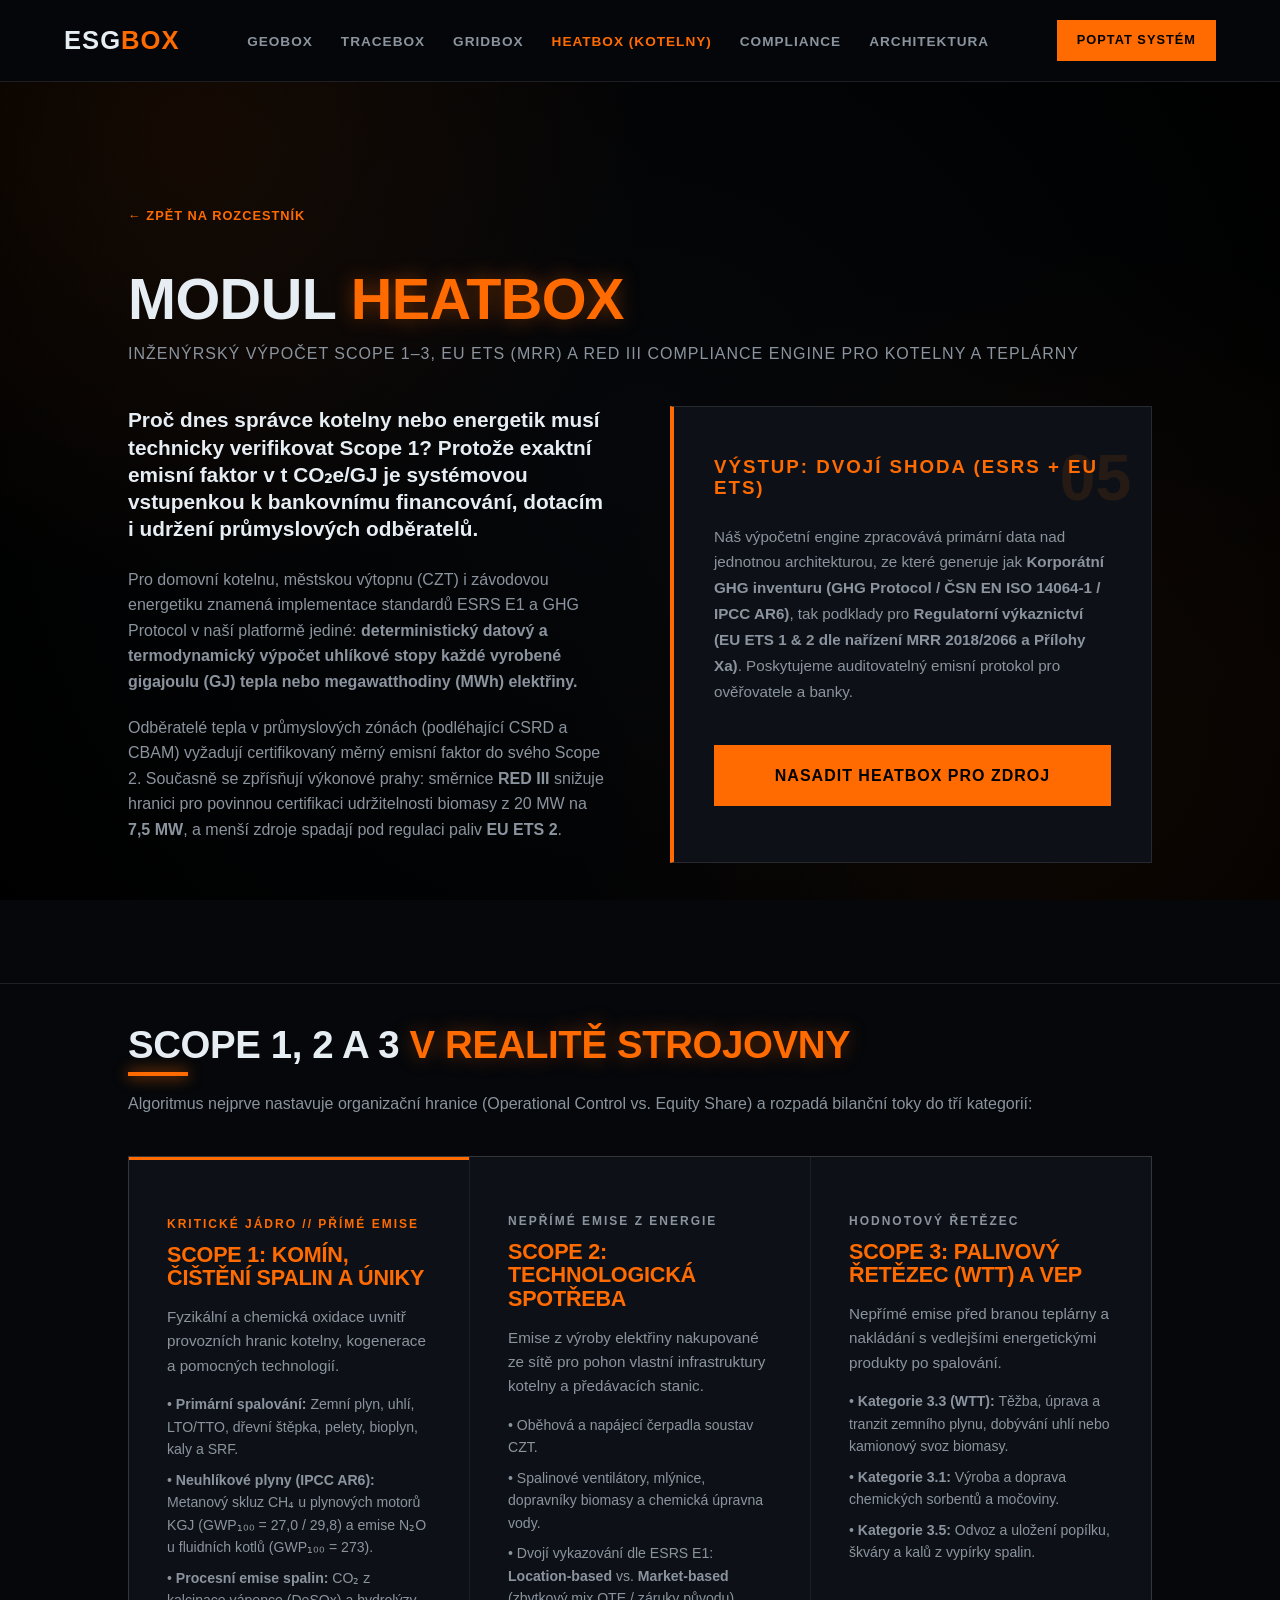
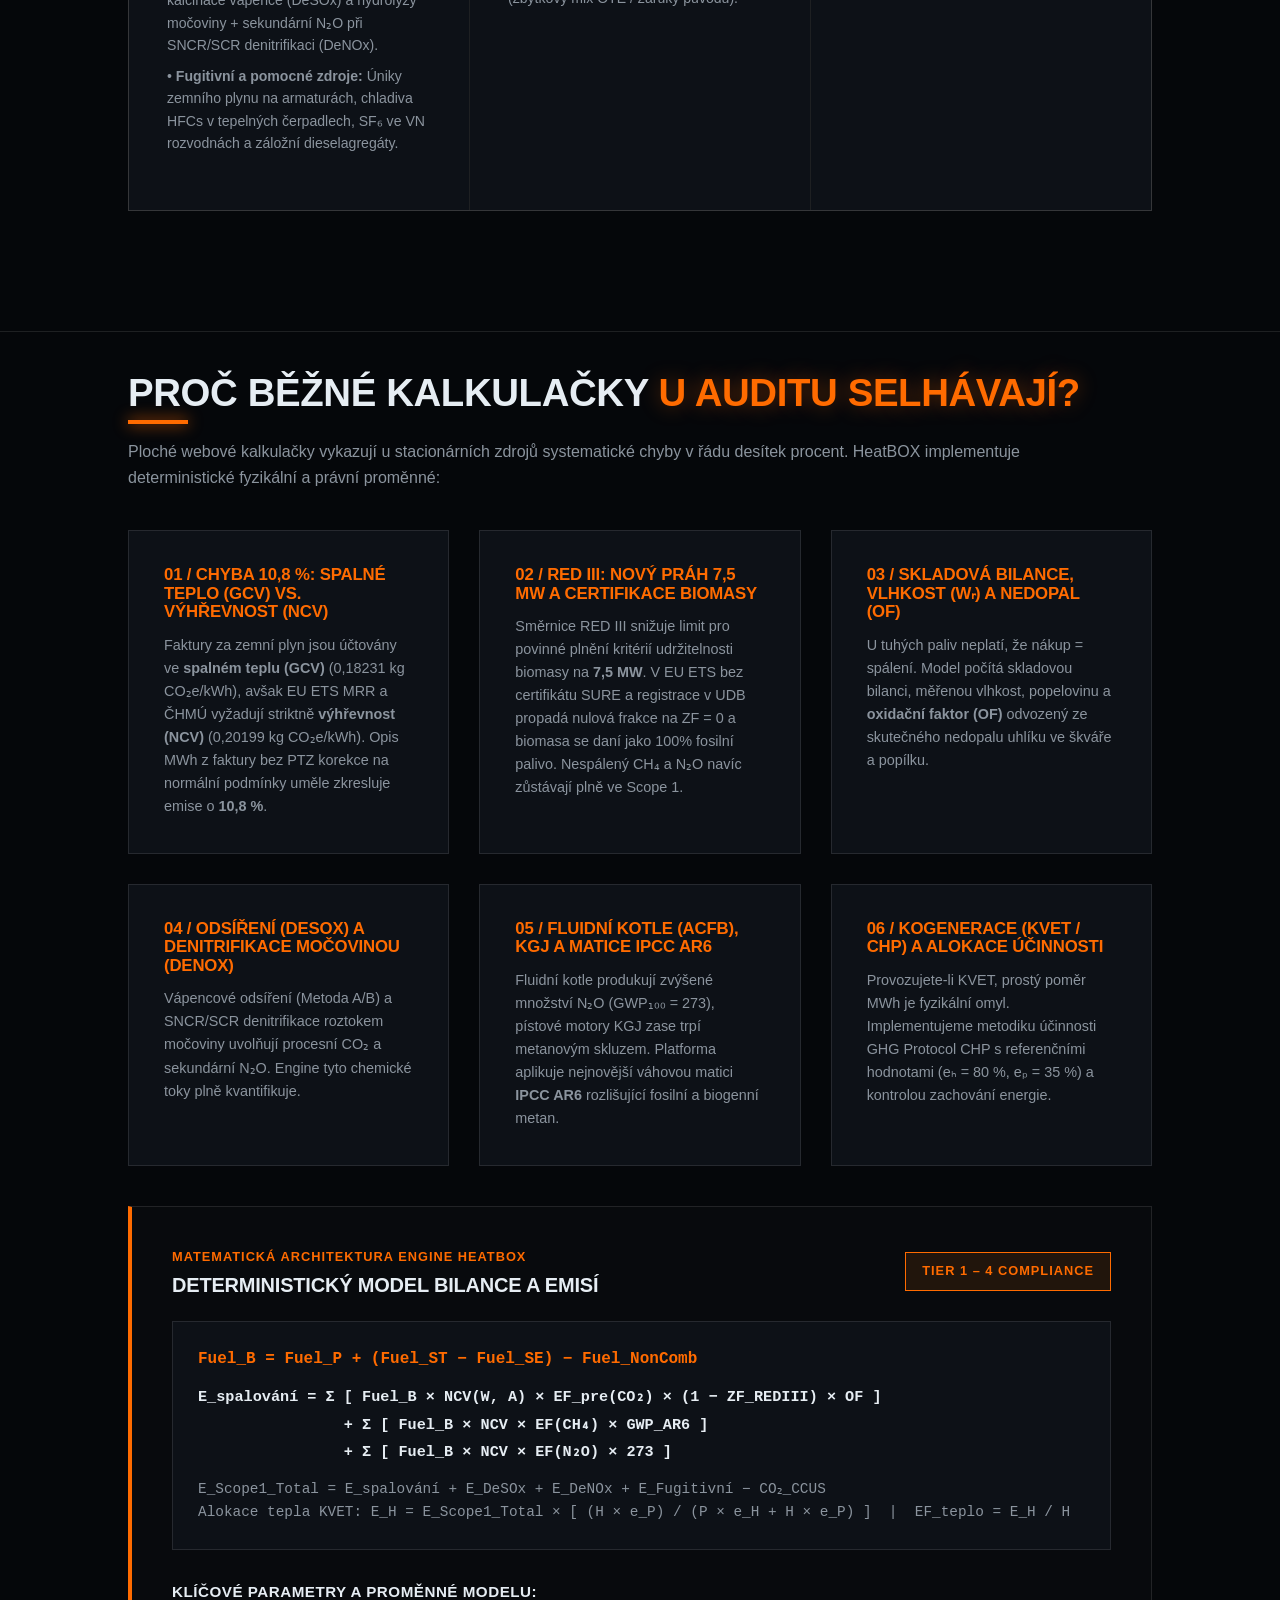
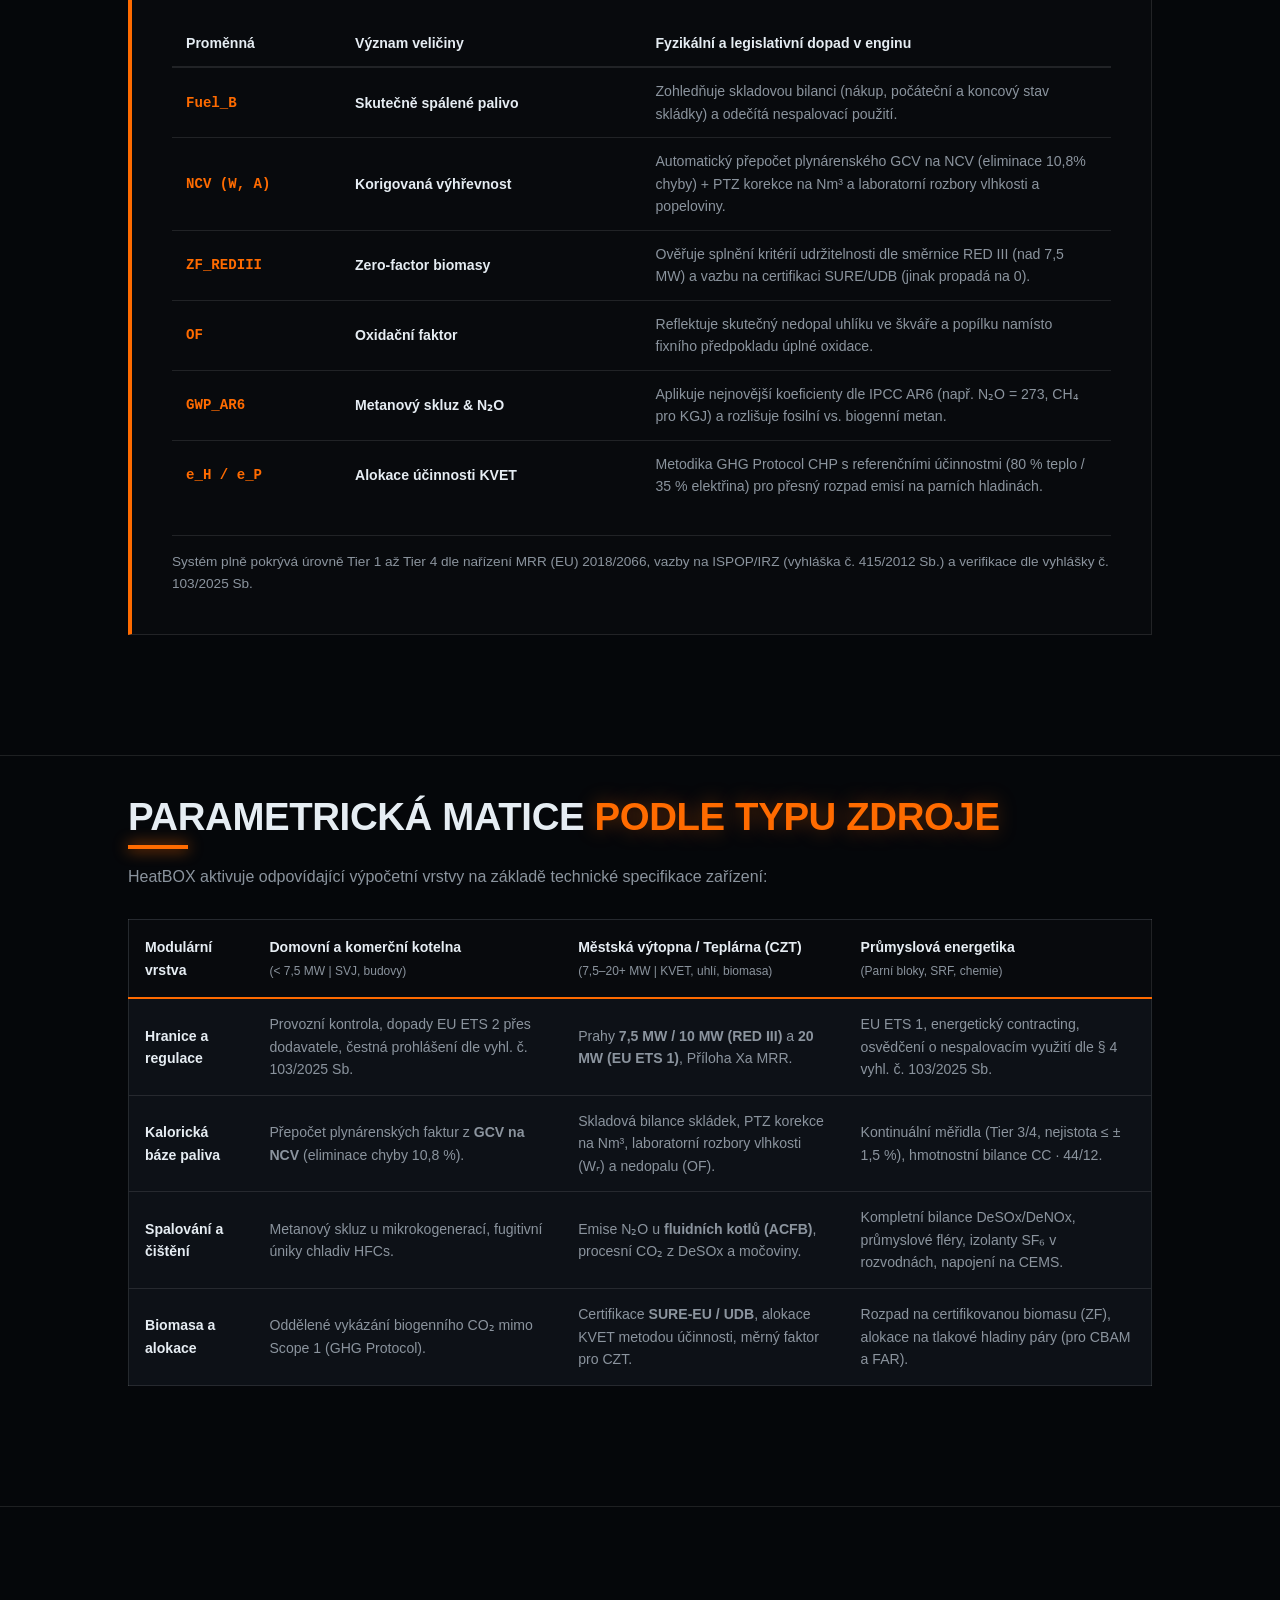
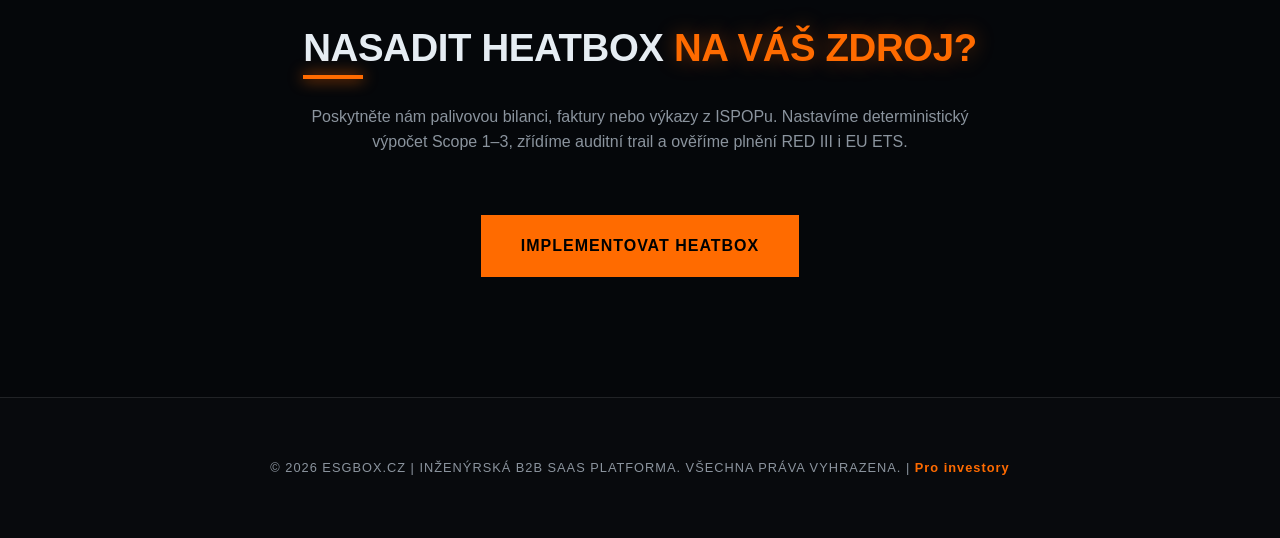
<file: services/kotelny.html>
<!DOCTYPE html>
<html lang="cs">
<head>
    <meta charset="UTF-8">
    <meta name="viewport" content="width=device-width, initial-scale=1.0">
    <title>HeatBOX – Inženýrský Scope 1–3 &amp; Compliance Engine pro kotelny a teplárny | ESGBOX</title>
    <meta name="description" content="Deterministický výpočet uhlíkové stopy (Scope 1–3), EU ETS MRR a RED III compliance pro domovní, městské (CZT) a průmyslové kotelny. Termodynamika, DeSOx/DeNOx a alokace KVET bez odhadů.">
    <link rel="stylesheet" href="../styles.css">
</head>
<body>

    <!-- Ukazatel scrollu (Scroll Progress Bar) -->
    <div id="scroll-progress"></div>

    <!-- Navigace -->
    <nav>
        <a href="../index.html" class="logo">ESG<span>BOX</span></a>
        <ul>
            <li><a href="analyza.html">GeoBOX</a></li>
            <li><a href="strategie.html">TraceBOX</a></li>
            <li><a href="monitoring.html">GridBOX</a></li>
            <li><a href="kotelny.html" style="color: var(--accent-color);">HeatBOX (Kotelny)</a></li>
            <li><a href="organizace.html">Compliance</a></li>
            <li><a href="../index.html#about">Architektura</a></li>
        </ul>
        <a href="../index.html#contact" class="cta-button" style="padding: 10px 20px; font-size: 0.8rem;">Poptat systém</a>
    </nav>

    <!-- Hlavní úvod a vysvětlení problematiky -->
    <section>
        <div style="margin-bottom: 40px;">
            <a href="../index.html" style="color: var(--accent-color); text-decoration: none; font-size: 0.8rem; font-weight: 800; letter-spacing: 1px;">← ZPĚT NA ROZCESTNÍK</a>
        </div>
        
        <h1>Modul <span class="highlight">HeatBOX</span></h1>
        <p style="color: var(--text-dim); margin-top: 10px; font-size: 1rem; text-transform: uppercase; letter-spacing: 1px;">Inženýrský výpočet Scope 1–3, EU ETS (MRR) a RED III compliance engine pro kotelny a teplárny</p>
        
        <div style="display: grid; grid-template-columns: repeat(auto-fit, minmax(320px, 1fr)); gap: 60px; margin-top: 40px;">
            <div class="content-text">
                <p style="font-size: 1.3rem; color: var(--text-main); margin-bottom: 25px; font-weight: 600; line-height: 1.3;">
                    Proč dnes správce kotelny nebo energetik musí technicky verifikovat Scope 1? Protože exaktní emisní faktor v t CO₂e/GJ je systémovou vstupenkou k bankovnímu financování, dotacím i udržení průmyslových odběratelů.
                </p>
                <p style="color: var(--text-dim); margin-bottom: 20px;">
                    Pro domovní kotelnu, městskou výtopnu (CZT) i závodovou energetiku znamená implementace standardů ESRS E1 a GHG Protocol v naší platformě jediné: <strong>deterministický datový a termodynamický výpočet uhlíkové stopy každé vyrobené gigajoulu (GJ) tepla nebo megawatthodiny (MWh) elektřiny.</strong>
                </p>
                <p style="color: var(--text-dim); margin-bottom: 20px;">
                    Odběratelé tepla v průmyslových zónách (podléhající CSRD a CBAM) vyžadují certifikovaný měrný emisní faktor do svého Scope 2. Současně se zpřísňují výkonové prahy: směrnice <strong>RED III</strong> snižuje hranici pro povinnou certifikaci udržitelnosti biomasy z 20 MW na <strong>7,5 MW</strong>, a menší zdroje spadají pod regulaci paliv <strong>EU ETS 2</strong>.
                </p>
            </div>

            <!-- Vizuální Box výstupu -->
            <div style="background: var(--card-bg); padding: 50px 40px; border: 1px solid var(--border-color); border-left: 4px solid var(--accent-color); position: relative;">
                <div style="position: absolute; top: 20px; right: 20px; opacity: 0.1; font-size: 4rem; font-weight: 900; color: var(--accent-color);">05</div>
                <h3 style="color: var(--accent-color); margin-bottom: 25px; letter-spacing: 2px;">VÝSTUP: DVOJÍ SHODA (ESRS + EU ETS)</h3>
                <p style="color: var(--text-dim); font-size: 0.95rem; line-height: 1.7;">
                    Náš výpočetní engine zpracovává primární data nad jednotnou architekturou, ze které generuje jak <strong>Korporátní GHG inventuru (GHG Protocol / ČSN EN ISO 14064-1 / IPCC AR6)</strong>, tak podklady pro <strong>Regulatorní výkaznictví (EU ETS 1 &amp; 2 dle nařízení MRR 2018/2066 a Přílohy Xa)</strong>. Poskytujeme auditovatelný emisní protokol pro ověřovatele a banky.
                </p>
                <div style="margin-top: 40px;">
                    <a href="../index.html#contact" class="cta-button" style="width: 100%; text-align: center; display: block;">NASADIT HEATBOX PRO ZDROJ</a>
                </div>
            </div>
        </div>
    </section>

    <!-- Sekce: Scope 1, 2, 3 v řeči kotelny -->
    <section style="padding-top: 40px; border-top: 1px solid var(--border-color);">
        <h2>Scope 1, 2 a 3 <span class="highlight">V realitě strojovny</span></h2>
        <p style="color: var(--text-dim); margin-top: 10px;">Algoritmus nejprve nastavuje organizační hranice (Operational Control vs. Equity Share) a rozpadá bilanční toky do tří kategorií:</p>

        <div class="services-grid" style="margin-top: 40px;">
            <!-- Scope 1 -->
            <div class="service-card" style="border-top: 3px solid var(--accent-color);">
                <div style="font-size: 0.75rem; color: var(--accent-color); letter-spacing: 2px; margin-bottom: 8px; font-weight: 800;">KRITICKÉ JÁDRO // PŘÍMÉ EMISE</div>
                <h3>Scope 1: Komín, čištění spalin a úniky</h3>
                <p style="margin-bottom: 15px;">Fyzikální a chemická oxidace uvnitř provozních hranic kotelny, kogenerace a pomocných technologií.</p>
                <ul style="list-style: none; color: var(--text-dim); font-size: 0.88rem;">
                    <li style="margin-bottom: 8px;">• <strong>Primární spalování:</strong> Zemní plyn, uhlí, LTO/TTO, dřevní štěpka, pelety, bioplyn, kaly a SRF.</li>
                    <li style="margin-bottom: 8px;">• <strong>Neuhlíkové plyny (IPCC AR6):</strong> Metanový skluz CH₄ u plynových motorů KGJ (GWP₁₀₀ = 27,0 / 29,8) a emise N₂O u fluidních kotlů (GWP₁₀₀ = 273).</li>
                    <li style="margin-bottom: 8px;">• <strong>Procesní emise spalin:</strong> CO₂ z kalcinace vápence (DeSOx) a hydrolýzy močoviny + sekundární N₂O při SNCR/SCR denitrifikaci (DeNOx).</li>
                    <li>• <strong>Fugitivní a pomocné zdroje:</strong> Úniky zemního plynu na armaturách, chladiva HFCs v tepelných čerpadlech, SF₆ ve VN rozvodnách a záložní dieselagregáty.</li>
                </ul>
            </div>

            <!-- Scope 2 -->
            <div class="service-card">
                <div style="font-size: 0.75rem; color: var(--text-dim); letter-spacing: 2px; margin-bottom: 8px; font-weight: 700;">NEPŘÍMÉ EMISE Z ENERGIE</div>
                <h3>Scope 2: Technologická spotřeba</h3>
                <p style="margin-bottom: 15px;">Emise z výroby elektřiny nakupované ze sítě pro pohon vlastní infrastruktury kotelny a předávacích stanic.</p>
                <ul style="list-style: none; color: var(--text-dim); font-size: 0.88rem;">
                    <li style="margin-bottom: 8px;">• Oběhová a napájecí čerpadla soustav CZT.</li>
                    <li style="margin-bottom: 8px;">• Spalinové ventilátory, mlýnice, dopravníky biomasy a chemická úpravna vody.</li>
                    <li style="margin-bottom: 8px;">• Dvojí vykazování dle ESRS E1: <strong>Location-based</strong> vs. <strong>Market-based</strong> (zbytkový mix OTE / záruky původu).</li>
                </ul>
            </div>

            <!-- Scope 3 -->
            <div class="service-card">
                <div style="font-size: 0.75rem; color: var(--text-dim); letter-spacing: 2px; margin-bottom: 8px; font-weight: 700;">HODNOTOVÝ ŘETĚZEC</div>
                <h3>Scope 3: Palivový řetězec (WTT) a VEP</h3>
                <p style="margin-bottom: 15px;">Nepřímé emise před branou teplárny a nakládání s vedlejšími energetickými produkty po spalování.</p>
                <ul style="list-style: none; color: var(--text-dim); font-size: 0.88rem;">
                    <li style="margin-bottom: 8px;">• <strong>Kategorie 3.3 (WTT):</strong> Těžba, úprava a tranzit zemního plynu, dobývání uhlí nebo kamionový svoz biomasy.</li>
                    <li style="margin-bottom: 8px;">• <strong>Kategorie 3.1:</strong> Výroba a doprava chemických sorbentů a močoviny.</li>
                    <li>• <strong>Kategorie 3.5:</strong> Odvoz a uložení popílku, škváry a kalů z vypírky spalin.</li>
                </ul>
            </div>
        </div>
    </section>

    <!-- Sekce: 6 důvodů, proč běžné kalkulačky selhávají -->
    <section style="padding-top: 40px; border-top: 1px solid var(--border-color);">
        <h2>Proč běžné kalkulačky <span class="highlight">U auditu selhávají?</span></h2>
        <p style="color: var(--text-dim); margin-top: 10px; max-width: 900px;">
            Ploché webové kalkulačky vykazují u stacionárních zdrojů systematické chyby v řádu desítek procent. HeatBOX implementuje deterministické fyzikální a právní proměnné:
        </p>

        <div style="display: grid; grid-template-columns: repeat(auto-fit, minmax(320px, 1fr)); gap: 30px; margin-top: 40px;">
            
            <!-- Bod 1 -->
            <div style="background: var(--card-bg); padding: 35px; border: 1px solid var(--border-color);">
                <h3 style="color: var(--accent-color); font-size: 1.05rem; margin-bottom: 12px;">01 / Chyba 10,8 %: Spalné teplo (GCV) vs. Výhřevnost (NCV)</h3>
                <p style="color: var(--text-dim); font-size: 0.9rem; line-height: 1.6;">
                    Faktury za zemní plyn jsou účtovány ve <strong>spalném teplu (GCV)</strong> (0,18231 kg CO₂e/kWh), avšak EU ETS MRR a ČHMÚ vyžadují striktně <strong>výhřevnost (NCV)</strong> (0,20199 kg CO₂e/kWh). Opis MWh z faktury bez PTZ korekce na normální podmínky uměle zkresluje emise o <strong>10,8 %</strong>.
                </p>
            </div>

            <!-- Bod 2 -->
            <div style="background: var(--card-bg); padding: 35px; border: 1px solid var(--border-color);">
                <h3 style="color: var(--accent-color); font-size: 1.05rem; margin-bottom: 12px;">02 / RED III: Nový práh 7,5 MW a certifikace biomasy</h3>
                <p style="color: var(--text-dim); font-size: 0.9rem; line-height: 1.6;">
                    Směrnice RED III snižuje limit pro povinné plnění kritérií udržitelnosti biomasy na <strong>7,5 MW</strong>. V EU ETS bez certifikátu SURE a registrace v UDB propadá nulová frakce na ZF = 0 a biomasa se daní jako 100% fosilní palivo. Nespálený CH₄ a N₂O navíc zůstávají plně ve Scope 1.
                </p>
            </div>

            <!-- Bod 3 -->
            <div style="background: var(--card-bg); padding: 35px; border: 1px solid var(--border-color);">
                <h3 style="color: var(--accent-color); font-size: 1.05rem; margin-bottom: 12px;">03 / Skladová bilance, vlhkost (Wᵣ) a nedopal (OF)</h3>
                <p style="color: var(--text-dim); font-size: 0.9rem; line-height: 1.6;">
                    U tuhých paliv neplatí, že nákup = spálení. Model počítá skladovou bilanci, měřenou vlhkost, popelovinu a <strong>oxidační faktor (OF)</strong> odvozený ze skutečného nedopalu uhlíku ve škváře a popílku.
                </p>
            </div>

            <!-- Bod 4 -->
            <div style="background: var(--card-bg); padding: 35px; border: 1px solid var(--border-color);">
                <h3 style="color: var(--accent-color); font-size: 1.05rem; margin-bottom: 12px;">04 / Odsíření (DeSOx) a denitrifikace močovinou (DeNOx)</h3>
                <p style="color: var(--text-dim); font-size: 0.9rem; line-height: 1.6;">
                    Vápencové odsíření (Metoda A/B) a SNCR/SCR denitrifikace roztokem močoviny uvolňují procesní CO₂ a sekundární N₂O. Engine tyto chemické toky plně kvantifikuje.
                </p>
            </div>

            <!-- Bod 5 -->
            <div style="background: var(--card-bg); padding: 35px; border: 1px solid var(--border-color);">
                <h3 style="color: var(--accent-color); font-size: 1.05rem; margin-bottom: 12px;">05 / Fluidní kotle (ACFB), KGJ a matice IPCC AR6</h3>
                <p style="color: var(--text-dim); font-size: 0.9rem; line-height: 1.6;">
                    Fluidní kotle produkují zvýšené množství N₂O (GWP₁₀₀ = 273), pístové motory KGJ zase trpí metanovým skluzem. Platforma aplikuje nejnovější váhovou matici <strong>IPCC AR6</strong> rozlišující fosilní a biogenní metan.
                </p>
            </div>

            <!-- Bod 6 -->
            <div style="background: var(--card-bg); padding: 35px; border: 1px solid var(--border-color);">
                <h3 style="color: var(--accent-color); font-size: 1.05rem; margin-bottom: 12px;">06 / Kogenerace (KVET / CHP) a alokace účinnosti</h3>
                <p style="color: var(--text-dim); font-size: 0.9rem; line-height: 1.6;">
                    Provozujete-li KVET, prostý poměr MWh je fyzikální omyl. Implementujeme metodiku účinnosti GHG Protocol CHP s referenčními hodnotami (eₕ = 80 %, eₚ = 35 %) a kontrolou zachování energie.
                </p>
            </div>

        </div>

       <!-- Matematicko-inženýrský blok - Interaktivní tabulka proměnných -->
        <div style="background: #080a0d; border: 1px solid var(--border-color); border-left: 4px solid var(--accent-color); padding: 40px; margin-top: 40px;">
            <div style="display: flex; justify-content: space-between; align-items: center; flex-wrap: wrap; gap: 20px; margin-bottom: 25px;">
                <div>
                    <div style="font-size: 0.8rem; color: var(--accent-color); font-weight: 800; letter-spacing: 1px; margin-bottom: 6px;">MATEMATICKÁ ARCHITEKTURA ENGINE HEATBOX</div>
                    <h3 style="color: var(--text-main); font-size: 1.25rem;">Deterministický model bilance a emisí</h3>
                </div>
                <div style="background: rgba(255, 122, 0, 0.1); border: 1px solid var(--accent-color); padding: 8px 16px; font-size: 0.8rem; color: var(--accent-color); font-weight: 700; letter-spacing: 1px;">
                    TIER 1 – 4 COMPLIANCE
                </div>
            </div>

            <!-- Hlavní rovnice ve vizuálním rámečku -->
            <div style="background: #0d1117; border: 1px solid var(--border-color); padding: 25px; margin-bottom: 30px; overflow-x: auto;">
                <p style="color: var(--accent-color); font-family: monospace; font-size: 1rem; font-weight: 700; line-height: 1.6; white-space: nowrap; margin-bottom: 12px;">
                    Fuel_B = Fuel_P + (Fuel_ST − Fuel_SE) − Fuel_NonComb
                </p>
                <p style="color: var(--text-main); font-family: monospace; font-size: 0.95rem; font-weight: 600; line-height: 1.8; white-space: nowrap; margin-bottom: 12px;">
                    E_spalování = Σ [ Fuel_B × NCV(W, A) × EF_pre(CO₂) × (1 − ZF_REDIII) × OF ]<br>
                    &nbsp;&nbsp;&nbsp;&nbsp;&nbsp;&nbsp;&nbsp;&nbsp;&nbsp;&nbsp;&nbsp;&nbsp;&nbsp;&nbsp;&nbsp;&nbsp;+ Σ [ Fuel_B × NCV × EF(CH₄) × GWP_AR6 ]<br>
                    &nbsp;&nbsp;&nbsp;&nbsp;&nbsp;&nbsp;&nbsp;&nbsp;&nbsp;&nbsp;&nbsp;&nbsp;&nbsp;&nbsp;&nbsp;&nbsp;+ Σ [ Fuel_B × NCV × EF(N₂O) × 273 ]
                </p>
                <p style="color: var(--text-dim); font-family: monospace; font-size: 0.9rem; line-height: 1.6; white-space: nowrap;">
                    E_Scope1_Total = E_spalování + E_DeSOx + E_DeNOx + E_Fugitivní − CO₂_CCUS<br>
                    Alokace tepla KVET: E_H = E_Scope1_Total × [ (H × e_P) / (P × e_H + H × e_P) ] &nbsp;|&nbsp; EF_teplo = E_H / H
                </p>
            </div>

            <!-- Interaktivní tabulka proměnných -->
            <p style="color: var(--text-main); font-weight: 700; font-size: 0.95rem; margin-bottom: 15px; letter-spacing: 0.5px;">KLÍČOVÉ PARAMETRY A PROMĚNNÉ MODELU:</p>
            
            <div style="overflow-x: auto;">
                <table style="width: 100%; border-collapse: collapse; font-size: 0.88rem; text-align: left;">
                    <thead>
                        <tr style="border-bottom: 2px solid var(--border-color); color: var(--text-main);">
                            <th style="padding: 12px 14px; width: 18%;">Proměnná</th>
                            <th style="padding: 12px 14px; width: 32%;">Význam veličiny</th>
                            <th style="padding: 12px 14px; width: 50%;">Fyzikální a legislativní dopad v enginu</th>
                        </tr>
                    </thead>
                    <tbody style="color: var(--text-dim);">
                        <tr style="border-bottom: 1px solid var(--border-color);">
                            <td style="padding: 12px 14px; color: var(--accent-color); font-family: monospace; font-weight: 700;">Fuel_B</td>
                            <td style="padding: 12px 14px; color: var(--text-main); font-weight: 600;">Skutečně spálené palivo</td>
                            <td style="padding: 12px 14px;">Zohledňuje skladovou bilanci (nákup, počáteční a koncový stav skládky) a odečítá nespalovací použití.</td>
                        </tr>
                        <tr style="border-bottom: 1px solid var(--border-color);">
                            <td style="padding: 12px 14px; color: var(--accent-color); font-family: monospace; font-weight: 700;">NCV (W, A)</td>
                            <td style="padding: 12px 14px; color: var(--text-main); font-weight: 600;">Korigovaná výhřevnost</td>
                            <td style="padding: 12px 14px;">Automatický přepočet plynárenského GCV na NCV (eliminace 10,8% chyby) + PTZ korekce na Nm³ a laboratorní rozbory vlhkosti a popeloviny.</td>
                        </tr>
                        <tr style="border-bottom: 1px solid var(--border-color);">
                            <td style="padding: 12px 14px; color: var(--accent-color); font-family: monospace; font-weight: 700;">ZF_REDIII</td>
                            <td style="padding: 12px 14px; color: var(--text-main); font-weight: 600;">Zero-factor biomasy</td>
                            <td style="padding: 12px 14px;">Ověřuje splnění kritérií udržitelnosti dle směrnice RED III (nad 7,5 MW) a vazbu na certifikaci SURE/UDB (jinak propadá na 0).</td>
                        </tr>
                        <tr style="border-bottom: 1px solid var(--border-color);">
                            <td style="padding: 12px 14px; color: var(--accent-color); font-family: monospace; font-weight: 700;">OF</td>
                            <td style="padding: 12px 14px; color: var(--text-main); font-weight: 600;">Oxidační faktor</td>
                            <td style="padding: 12px 14px;">Reflektuje skutečný nedopal uhlíku ve škváře a popílku namísto fixního předpokladu úplné oxidace.</td>
                        </tr>
                        <tr style="border-bottom: 1px solid var(--border-color);">
                            <td style="padding: 12px 14px; color: var(--accent-color); font-family: monospace; font-weight: 700;">GWP_AR6</td>
            <td style="padding: 12px 14px; color: var(--text-main); font-weight: 600;">Metanový skluz &amp; N₂O</td>
                            <td style="padding: 12px 14px;">Aplikuje nejnovější koeficienty dle IPCC AR6 (např. N₂O = 273, CH₄ pro KGJ) a rozlišuje fosilní vs. biogenní metan.</td>
                        </tr>
                        <tr>
                            <td style="padding: 12px 14px; color: var(--accent-color); font-family: monospace; font-weight: 700;">e_H / e_P</td>
                            <td style="padding: 12px 14px; color: var(--text-main); font-weight: 600;">Alokace účinnosti KVET</td>
                            <td style="padding: 12px 14px;">Metodika GHG Protocol CHP s referenčními účinnostmi (80 % teplo / 35 % elektřina) pro přesný rozpad emisí na parních hladinách.</td>
                        </tr>
                    </tbody>
                </table>
            </div>

            <p style="color: var(--text-dim); font-size: 0.85rem; margin-top: 25px; border-top: 1px solid var(--border-color); padding-top: 15px;">
                Systém plně pokrývá úrovně Tier 1 až Tier 4 dle nařízení MRR (EU) 2018/2066, vazby na ISPOP/IRZ (vyhláška č. 415/2012 Sb.) a verifikace dle vyhlášky č. 103/2025 Sb.
            </p>
        </div>
    </section>

    <!-- Sekce: Matice proměnných podle typu kotelny -->
    <section style="padding-top: 40px; border-top: 1px solid var(--border-color);">
        <h2>Parametrická matice <span class="highlight">Podle typu zdroje</span></h2>
        <p style="color: var(--text-dim); margin-top: 10px; margin-bottom: 30px;">
            HeatBOX aktivuje odpovídající výpočetní vrstvy na základě technické specifikace zařízení:
        </p>

        <div style="overflow-x: auto;">
            <table style="width: 100%; border-collapse: collapse; background: var(--card-bg); border: 1px solid var(--border-color); font-size: 0.88rem; text-align: left;">
                <thead>
                    <tr style="border-bottom: 2px solid var(--accent-color); color: var(--text-main); background: #080a0d;">
                        <th style="padding: 16px;">Modulární vrstva</th>
                        <th style="padding: 16px;">Domovní a komerční kotelna<br><span style="font-size: 0.75rem; color: var(--text-dim); font-weight: 400;">(&lt; 7,5 MW | SVJ, budovy)</span></th>
                        <th style="padding: 16px;">Městská výtopna / Teplárna (CZT)<br><span style="font-size: 0.75rem; color: var(--text-dim); font-weight: 400;">(7,5–20+ MW | KVET, uhlí, biomasa)</span></th>
                        <th style="padding: 16px;">Průmyslová energetika<br><span style="font-size: 0.75rem; color: var(--text-dim); font-weight: 400;">(Parní bloky, SRF, chemie)</span></th>
                    </tr>
                </thead>
                <tbody style="color: var(--text-dim);">
                    <tr style="border-bottom: 1px solid var(--border-color);">
                        <td style="padding: 14px 16px; color: var(--text-main); font-weight: 700;">Hranice a regulace</td>
                        <td style="padding: 14px 16px;">Provozní kontrola, dopady EU ETS 2 přes dodavatele, čestná prohlášení dle vyhl. č. 103/2025 Sb.</td>
                        <td style="padding: 14px 16px;">Prahy <strong>7,5 MW / 10 MW (RED III)</strong> a <strong>20 MW (EU ETS 1)</strong>, Příloha Xa MRR.</td>
                        <td style="padding: 14px 16px;">EU ETS 1, energetický contracting, osvědčení o nespalovacím využití dle § 4 vyhl. č. 103/2025 Sb.</td>
                    </tr>
                    <tr style="border-bottom: 1px solid var(--border-color);">
                        <td style="padding: 14px 16px; color: var(--text-main); font-weight: 700;">Kalorická báze paliva</td>
                        <td style="padding: 14px 16px;">Přepočet plynárenských faktur z <strong>GCV na NCV</strong> (eliminace chyby 10,8 %).</td>
                        <td style="padding: 14px 16px;">Skladová bilance skládek, PTZ korekce na Nm³, laboratorní rozbory vlhkosti (Wᵣ) a nedopalu (OF).</td>
                        <td style="padding: 14px 16px;">Kontinuální měřidla (Tier 3/4, nejistota ≤ ± 1,5 %), hmotnostní bilance CC · 44/12.</td>
                    </tr>
                    <tr style="border-bottom: 1px solid var(--border-color);">
                        <td style="padding: 14px 16px; color: var(--text-main); font-weight: 700;">Spalování a čištění</td>
                        <td style="padding: 14px 16px;">Metanový skluz u mikrokogenerací, fugitivní úniky chladiv HFCs.</td>
                        <td style="padding: 14px 16px;">Emise N₂O u <strong>fluidních kotlů (ACFB)</strong>, procesní CO₂ z DeSOx a močoviny.</td>
                        <td style="padding: 14px 16px;">Kompletní bilance DeSOx/DeNOx, průmyslové fléry, izolanty SF₆ v rozvodnách, napojení na CEMS.</td>
                    </tr>
                    <tr>
                        <td style="padding: 14px 16px; color: var(--text-main); font-weight: 700;">Biomasa a alokace</td>
                        <td style="padding: 14px 16px;">Oddělené vykázání biogenního CO₂ mimo Scope 1 (GHG Protocol).</td>
                        <td style="padding: 14px 16px;">Certifikace <strong>SURE-EU / UDB</strong>, alokace KVET metodou účinnosti, měrný faktor pro CZT.</td>
                        <td style="padding: 14px 16px;">Rozpad na certifikovanou biomasu (ZF), alokace na tlakové hladiny páry (pro CBAM a FAR).</td>
                    </tr>
                </tbody>
            </table>
        </div>
    </section>

    <!-- Call to Action -->
    <section style="text-align: center; border-top: 1px solid var(--border-color);">
        <h2>Nasadit HeatBOX <span class="highlight">Na váš zdroj?</span></h2>
        <p style="max-width: 680px; margin: 20px auto 40px auto; color: var(--text-dim);">
            Poskytněte nám palivovou bilanci, faktury nebo výkazy z ISPOPu. Nastavíme deterministický výpočet Scope 1–3, zřídíme auditní trail a ověříme plnění RED III i EU ETS.
        </p>
        <a href="../index.html#contact" class="cta-button">Implementovat HeatBOX</a>
    </section>

    <footer style="padding: 60px 10%; border-top: 1px solid var(--border-color); text-align: center; font-size: 0.8rem; color: var(--text-dim); background: #080a0d;">
        <p style="letter-spacing: 1px;">
            &copy; 2026 ESGBOX.CZ | INŽENÝRSKÁ B2B SAAS PLATFORMA. VŠECHNA PRÁVA VYHRAZENA. | 
            <a href="../index.html#investors" style="color: var(--accent-color); text-decoration: none; font-weight: 700;">Pro investory</a>
        </p>
    </footer>

    <script src="../script.js"></script>
</body>
</html>
</file>
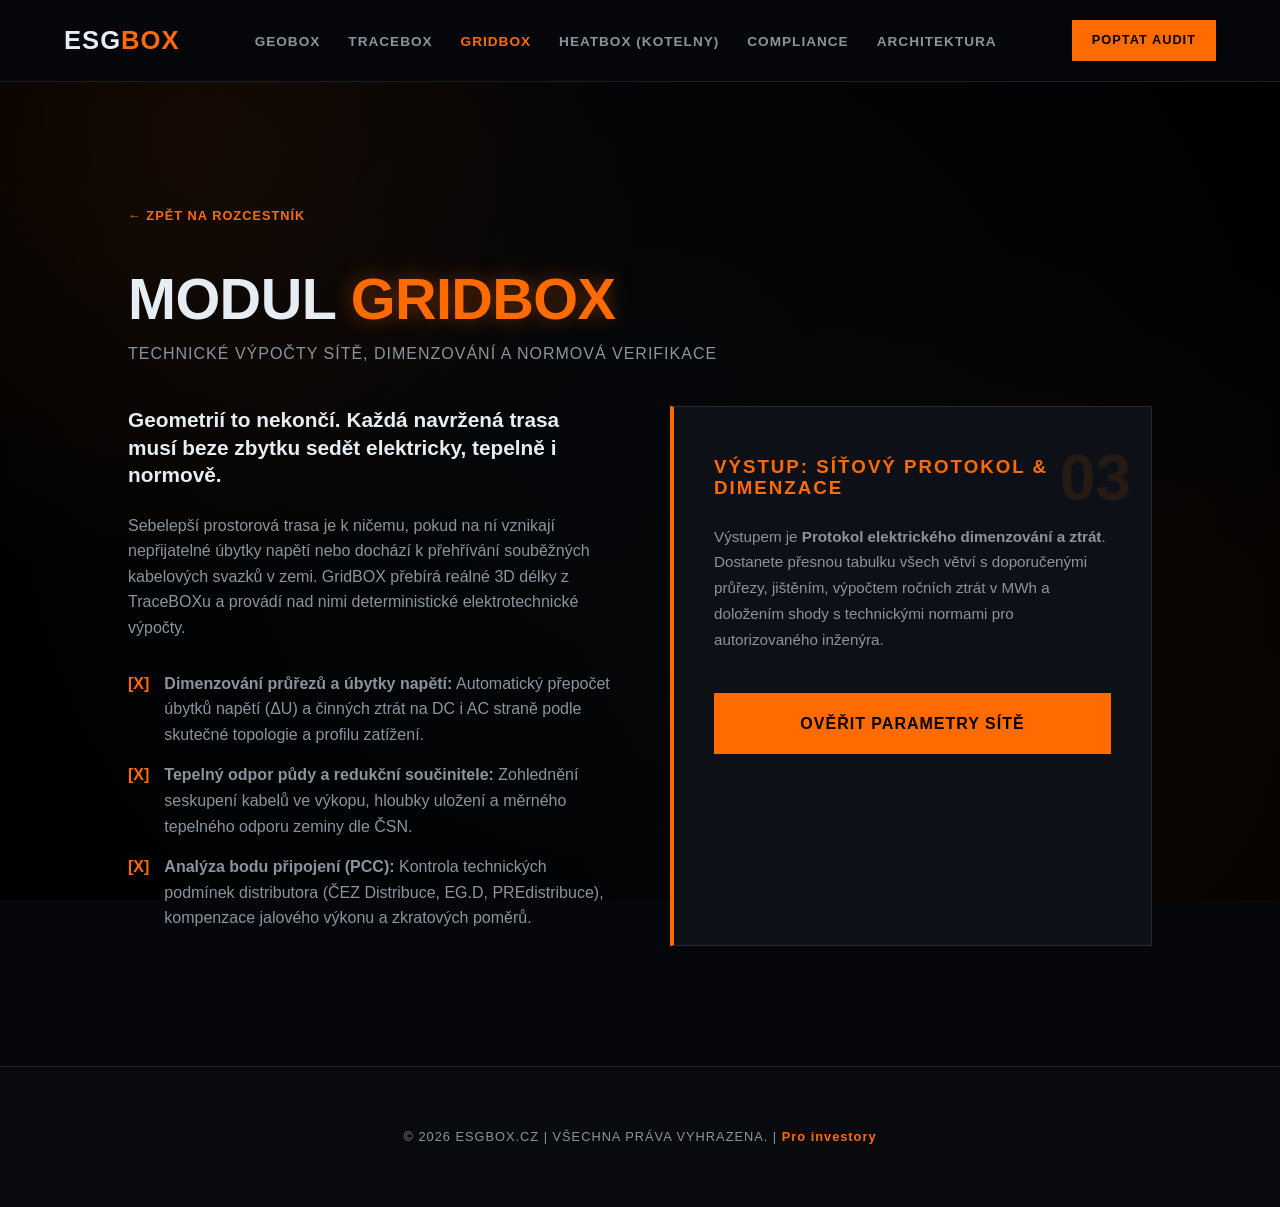
<file: services/monitoring.html>
<!DOCTYPE html>
<html lang="cs">
<head>
    <meta charset="UTF-8">
    <meta name="viewport" content="width=device-width, initial-scale=1.0">
    <title>GridBOX – Výpočty parametrů sítě a dimenzování | ESGBOX</title>
    <meta name="description" content="Technické výpočty parametrů sítě, úbytků napětí, oteplení kabelů a připravenosti na připojení k distribuční soustavě.">
    <link rel="stylesheet" href="../styles.css">
</head>
<body>

    <nav>
        <a href="../index.html" class="logo">ESG<span>BOX</span></a>
        <ul>
            <li><a href="analyza.html">GeoBOX</a></li>
            <li><a href="strategie.html">TraceBOX</a></li>
            <li><a href="monitoring.html" style="color: var(--accent-color);">GridBOX</a></li>
            <li><a href="kotelny.html">HeatBOX (Kotelny)</a></li>
            <li><a href="organizace.html">Compliance</a></li>
            <li><a href="../index.html#about">Architektura</a></li>
        </ul>
        <a href="../index.html#contact" class="cta-button" style="padding: 10px 20px; font-size: 0.8rem;">Poptat audit</a>
    </nav>

    <section>
        <div style="margin-bottom: 40px;">
            <a href="../index.html" style="color: var(--accent-color); text-decoration: none; font-size: 0.8rem; font-weight: 800; letter-spacing: 1px;">← ZPĚT NA ROZCESTNÍK</a>
        </div>
        
        <h1>Modul <span class="highlight">GridBOX</span></h1>
        <p style="color: var(--text-dim); margin-top: 10px; font-size: 1rem; text-transform: uppercase; letter-spacing: 1px;">Technické výpočty sítě, dimenzování a normová verifikace</p>
        
        <div style="display: grid; grid-template-columns: repeat(auto-fit, minmax(300px, 1fr)); gap: 60px; margin-top: 40px;">
            <div class="content-text">
                <p style="font-size: 1.3rem; color: var(--text-main); margin-bottom: 25px; font-weight: 600; line-height: 1.3;">
                    Geometrií to nekončí. Každá navržená trasa musí beze zbytku sedět elektricky, tepelně i normově.
                </p>
                <p style="color: var(--text-dim); margin-bottom: 20px;">
                    Sebelepší prostorová trasa je k ničemu, pokud na ní vznikají nepřijatelné úbytky napětí nebo dochází k přehřívání souběžných kabelových svazků v zemi. GridBOX přebírá reálné 3D délky z TraceBOXu a provádí nad nimi deterministické elektrotechnické výpočty.
                </p>
                <ul style="list-style: none; color: var(--text-dim); margin-top: 30px;">
                    <li style="margin-bottom: 15px; display: flex; align-items: flex-start;">
                        <span style="color: var(--accent-color); margin-right: 15px; font-weight: 900;">[X]</span>
                        <span><strong>Dimenzování průřezů a úbytky napětí:</strong> Automatický přepočet úbytků napětí (ΔU) a činných ztrát na DC i AC straně podle skutečné topologie a profilu zatížení.</span>
                    </li>
                    <li style="margin-bottom: 15px; display: flex; align-items: flex-start;">
                        <span style="color: var(--accent-color); margin-right: 15px; font-weight: 900;">[X]</span>
                        <span><strong>Tepelný odpor půdy a redukční součinitele:</strong> Zohlednění seskupení kabelů ve výkopu, hloubky uložení a měrného tepelného odporu zeminy dle ČSN.</span>
                    </li>
                    <li style="margin-bottom: 15px; display: flex; align-items: flex-start;">
                        <span style="color: var(--accent-color); margin-right: 15px; font-weight: 900;">[X]</span>
                        <span><strong>Analýza bodu připojení (PCC):</strong> Kontrola technických podmínek distributora (ČEZ Distribuce, EG.D, PREdistribuce), kompenzace jalového výkonu a zkratových poměrů.</span>
                    </li>
                </ul>
            </div>

            <div style="background: var(--card-bg); padding: 50px 40px; border: 1px solid var(--border-color); border-left: 4px solid var(--accent-color); position: relative;">
                <div style="position: absolute; top: 20px; right: 20px; opacity: 0.1; font-size: 4rem; font-weight: 900; color: var(--accent-color);">03</div>
                <h3 style="color: var(--accent-color); margin-bottom: 25px; letter-spacing: 2px;">VÝSTUP: SÍŤOVÝ PROTOKOL &amp; DIMENZACE</h3>
                <p style="color: var(--text-dim); font-size: 0.95rem; line-height: 1.7;">
                    Výstupem je <strong>Protokol elektrického dimenzování a ztrát</strong>. Dostanete přesnou tabulku všech větví s doporučenými průřezy, jištěním, výpočtem ročních ztrát v MWh a doložením shody s technickými normami pro autorizovaného inženýra.
                </p>
                <div style="margin-top: 40px;">
                    <a href="../index.html#contact" class="cta-button" style="width: 100%; text-align: center; display: block;">OVĚŘIT PARAMETRY SÍTĚ</a>
                </div>
            </div>
        </div>
    </section>

    <footer style="padding: 60px 10%; border-top: 1px solid var(--border-color); text-align: center; font-size: 0.8rem; color: var(--text-dim); background: #080a0d;">
        <p style="letter-spacing: 1px;">
            &copy; 2026 ESGBOX.CZ | VŠECHNA PRÁVA VYHRAZENA. | 
            <a href="../index.html#investors" style="color: var(--accent-color); text-decoration: none; font-weight: 700;">Pro investory</a>
        </p>
    </footer>

    <script src="../script.js"></script>
</body>
</html>
</file>
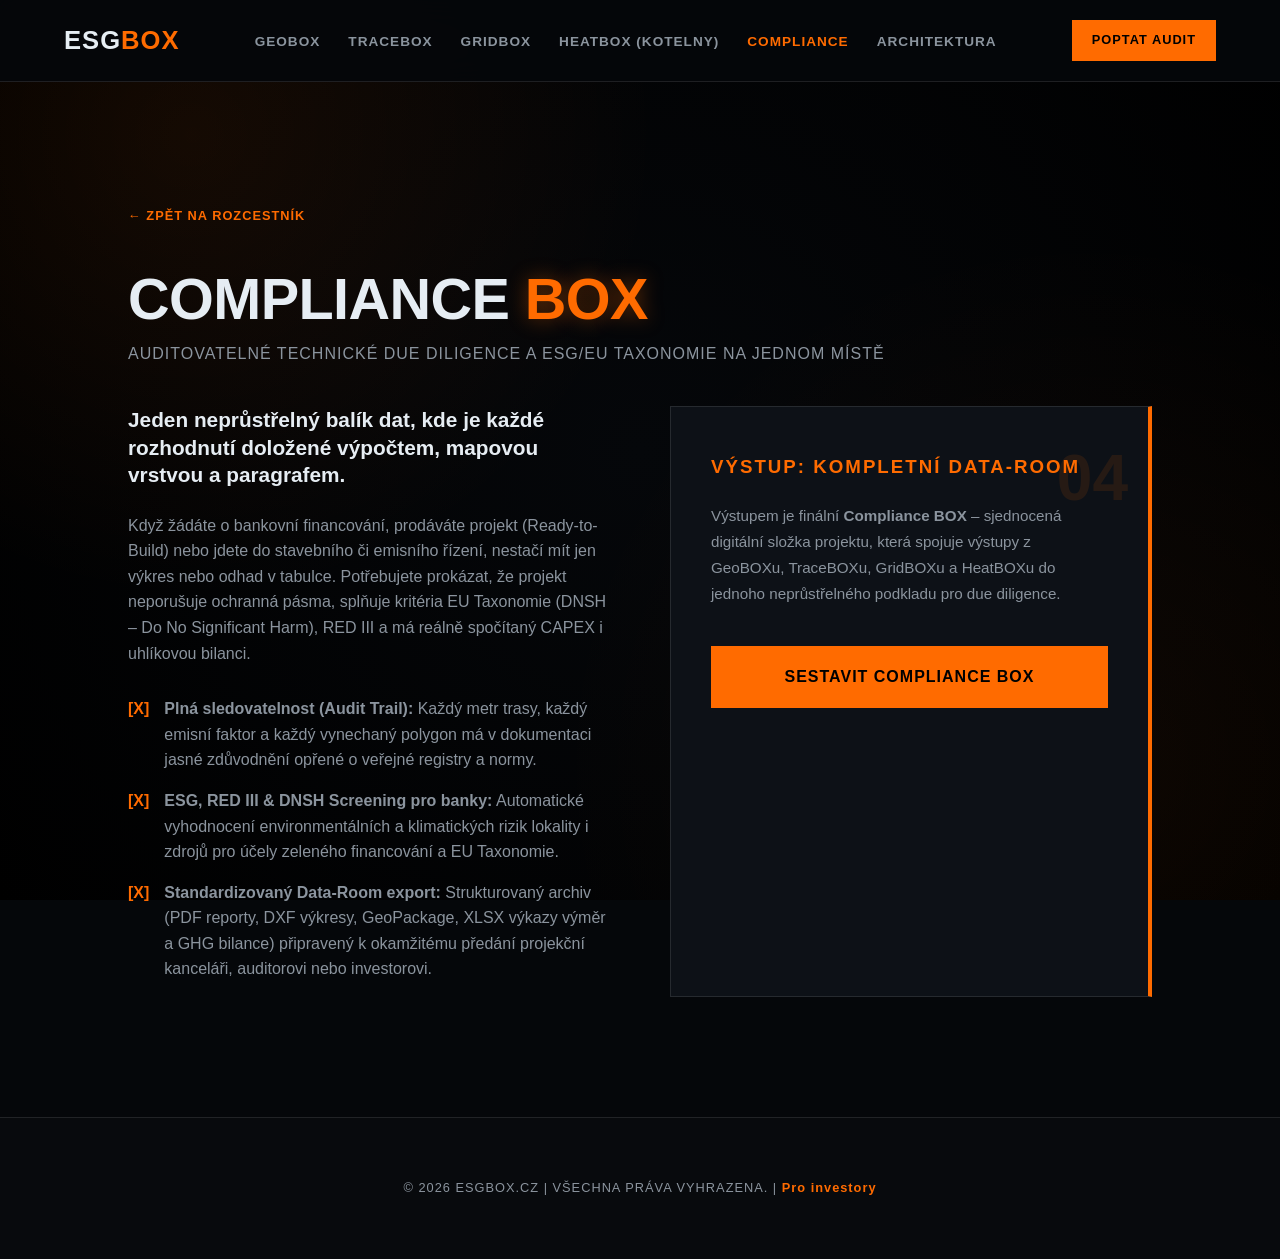
<file: services/organizace.html>
<!DOCTYPE html>
<html lang="cs">
<head>
    <meta charset="UTF-8">
    <meta name="viewport" content="width=device-width, initial-scale=1.0">
    <title>Compliance BOX – Technické Due Diligence a Audit | ESGBOX</title>
    <meta name="description" content="Kompletní a auditovatelný balík podkladů, GIS/CAD výstupů, legislativního screeningu a ESG shody pro developery, banky a EPC kontraktory.">
    <link rel="stylesheet" href="../styles.css">
</head>
<body>

    <nav>
        <a href="../index.html" class="logo">ESG<span>BOX</span></a>
        <ul>
            <li><a href="analyza.html">GeoBOX</a></li>
            <li><a href="strategie.html">TraceBOX</a></li>
            <li><a href="monitoring.html">GridBOX</a></li>
            <li><a href="kotelny.html">HeatBOX (Kotelny)</a></li>
            <li><a href="organizace.html" style="color: var(--accent-color);">Compliance</a></li>
            <li><a href="../index.html#about">Architektura</a></li>
        </ul>
        <a href="../index.html#contact" class="cta-button" style="padding: 10px 20px; font-size: 0.8rem;">Poptat audit</a>
    </nav>

    <section>
        <div style="margin-bottom: 40px;">
            <a href="../index.html" style="color: var(--accent-color); text-decoration: none; font-size: 0.8rem; font-weight: 800; letter-spacing: 1px;">← ZPĚT NA ROZCESTNÍK</a>
        </div>
        
        <h1>Compliance <span class="highlight">BOX</span></h1>
        <p style="color: var(--text-dim); margin-top: 10px; font-size: 1rem; text-transform: uppercase; letter-spacing: 1px;">Auditovatelné technické due diligence a ESG/EU Taxonomie na jednom místě</p>
        
        <div style="display: grid; grid-template-columns: repeat(auto-fit, minmax(300px, 1fr)); gap: 60px; margin-top: 40px;">
            <div class="content-text">
                <p style="font-size: 1.3rem; color: var(--text-main); margin-bottom: 25px; font-weight: 600; line-height: 1.3;">
                    Jeden neprůstřelný balík dat, kde je každé rozhodnutí doložené výpočtem, mapovou vrstvou a paragrafem.
                </p>
                <p style="color: var(--text-dim); margin-bottom: 20px;">
                    Když žádáte o bankovní financování, prodáváte projekt (Ready-to-Build) nebo jdete do stavebního či emisního řízení, nestačí mít jen výkres nebo odhad v tabulce. Potřebujete prokázat, že projekt neporušuje ochranná pásma, splňuje kritéria EU Taxonomie (DNSH – Do No Significant Harm), RED III a má reálně spočítaný CAPEX i uhlíkovou bilanci.
                </p>
                <ul style="list-style: none; color: var(--text-dim); margin-top: 30px;">
                    <li style="margin-bottom: 15px; display: flex; align-items: flex-start;">
                        <span style="color: var(--accent-color); margin-right: 15px; font-weight: 900;">[X]</span>
                        <span><strong>Plná sledovatelnost (Audit Trail):</strong> Každý metr trasy, každý emisní faktor a každý vynechaný polygon má v dokumentaci jasné zdůvodnění opřené o veřejné registry a normy.</span>
                    </li>
                    <li style="margin-bottom: 15px; display: flex; align-items: flex-start;">
                        <span style="color: var(--accent-color); margin-right: 15px; font-weight: 900;">[X]</span>
                        <span><strong>ESG, RED III &amp; DNSH Screening pro banky:</strong> Automatické vyhodnocení environmentálních a klimatických rizik lokality i zdrojů pro účely zeleného financování a EU Taxonomie.</span>
                    </li>
                    <li style="margin-bottom: 15px; display: flex; align-items: flex-start;">
                        <span style="color: var(--accent-color); margin-right: 15px; font-weight: 900;">[X]</span>
                        <span><strong>Standardizovaný Data-Room export:</strong> Strukturovaný archiv (PDF reporty, DXF výkresy, GeoPackage, XLSX výkazy výměr a GHG bilance) připravený k okamžitému předání projekční kanceláři, auditorovi nebo investorovi.</span>
                    </li>
                </ul>
            </div>

            <div style="background: var(--card-bg); padding: 50px 40px; border: 1px solid var(--border-color); border-right: 4px solid var(--accent-color); position: relative;">
                <div style="position: absolute; top: 20px; right: 20px; opacity: 0.1; font-size: 4rem; font-weight: 900; color: var(--accent-color);">04</div>
                <h3 style="color: var(--accent-color); margin-bottom: 25px; letter-spacing: 2px;">VÝSTUP: KOMPLETNÍ DATA-ROOM</h3>
                <p style="color: var(--text-dim); font-size: 0.95rem; line-height: 1.7;">
                    Výstupem je finální <strong>Compliance BOX</strong> – sjednocená digitální složka projektu, která spojuje výstupy z GeoBOXu, TraceBOXu, GridBOXu a HeatBOXu do jednoho neprůstřelného podkladu pro due diligence.
                </p>
                <div style="margin-top: 40px;">
                    <a href="../index.html#contact" class="cta-button" style="width: 100%; text-align: center; display: block;">SESTAVIT COMPLIANCE BOX</a>
                </div>
            </div>
        </div>
    </section>

    <footer style="padding: 60px 10%; border-top: 1px solid var(--border-color); text-align: center; font-size: 0.8rem; color: var(--text-dim); background: #080a0d;">
        <p style="letter-spacing: 1px;">
            &copy; 2026 ESGBOX.CZ | VŠECHNA PRÁVA VYHRAZENA. | 
            <a href="../index.html#investors" style="color: var(--accent-color); text-decoration: none; font-weight: 700;">Pro investory</a>
        </p>
    </footer>

    <script src="../script.js"></script>
</body>
</html>
</file>
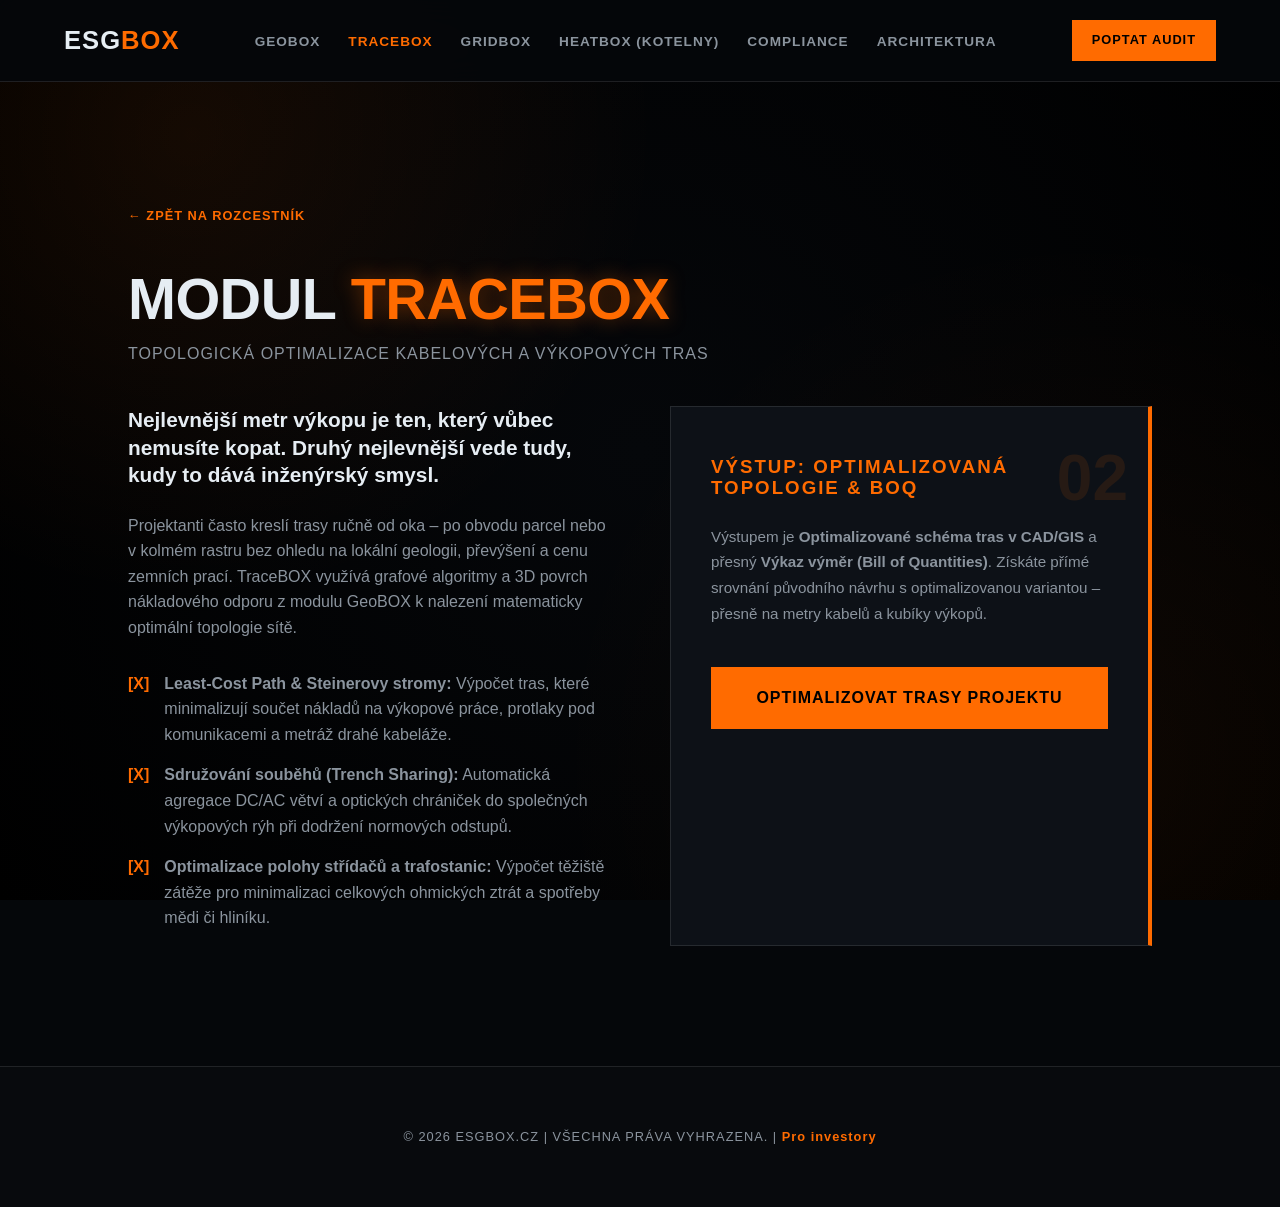
<file: services/strategie.html>
<!DOCTYPE html>
<html lang="cs">
<head>
    <meta charset="UTF-8">
    <meta name="viewport" content="width=device-width, initial-scale=1.0">
    <title>TraceBOX – Topologická optimalizace tras | ESGBOX</title>
    <meta name="description" content="Algoritmický návrh a optimalizace kabelových a výkopových tras pro FVE a liniové stavby. Minimalizujte náklady na výkopy a kabeláž.">
    <link rel="stylesheet" href="../styles.css">
</head>
<body>

    <nav>
        <a href="../index.html" class="logo">ESG<span>BOX</span></a>
        <ul>
            <li><a href="analyza.html">GeoBOX</a></li>
            <li><a href="strategie.html" style="color: var(--accent-color);">TraceBOX</a></li>
            <li><a href="monitoring.html">GridBOX</a></li>
            <li><a href="kotelny.html">HeatBOX (Kotelny)</a></li>
            <li><a href="organizace.html">Compliance</a></li>
            <li><a href="../index.html#about">Architektura</a></li>
        </ul>
        <a href="../index.html#contact" class="cta-button" style="padding: 10px 20px; font-size: 0.8rem;">Poptat audit</a>
    </nav>

    <section>
        <div style="margin-bottom: 40px;">
            <a href="../index.html" style="color: var(--accent-color); text-decoration: none; font-size: 0.8rem; font-weight: 800; letter-spacing: 1px;">← ZPĚT NA ROZCESTNÍK</a>
        </div>
        
        <h1>Modul <span class="highlight">TraceBOX</span></h1>
        <p style="color: var(--text-dim); margin-top: 10px; font-size: 1rem; text-transform: uppercase; letter-spacing: 1px;">Topologická optimalizace kabelových a výkopových tras</p>
        
        <div style="display: grid; grid-template-columns: repeat(auto-fit, minmax(300px, 1fr)); gap: 60px; margin-top: 40px;">
            <div class="content-text">
                <p style="font-size: 1.3rem; color: var(--text-main); margin-bottom: 25px; font-weight: 600; line-height: 1.3;">
                    Nejlevnější metr výkopu je ten, který vůbec nemusíte kopat. Druhý nejlevnější vede tudy, kudy to dává inženýrský smysl.
                </p>
                <p style="color: var(--text-dim); margin-bottom: 20px;">
                    Projektanti často kreslí trasy ručně od oka – po obvodu parcel nebo v kolmém rastru bez ohledu na lokální geologii, převýšení a cenu zemních prací. TraceBOX využívá grafové algoritmy a 3D povrch nákladového odporu z modulu GeoBOX k nalezení matematicky optimální topologie sítě.
                </p>
                <ul style="list-style: none; color: var(--text-dim); margin-top: 30px;">
                    <li style="margin-bottom: 15px; display: flex; align-items: flex-start;">
                        <span style="color: var(--accent-color); margin-right: 15px; font-weight: 900;">[X]</span>
                        <span><strong>Least-Cost Path &amp; Steinerovy stromy:</strong> Výpočet tras, které minimalizují součet nákladů na výkopové práce, protlaky pod komunikacemi a metráž drahé kabeláže.</span>
                    </li>
                    <li style="margin-bottom: 15px; display: flex; align-items: flex-start;">
                        <span style="color: var(--accent-color); margin-right: 15px; font-weight: 900;">[X]</span>
                        <span><strong>Sdružování souběhů (Trench Sharing):</strong> Automatická agregace DC/AC větví a optických chrániček do společných výkopových rýh při dodržení normových odstupů.</span>
                    </li>
                    <li style="margin-bottom: 15px; display: flex; align-items: flex-start;">
                        <span style="color: var(--accent-color); margin-right: 15px; font-weight: 900;">[X]</span>
                        <span><strong>Optimalizace polohy střídačů a trafostanic:</strong> Výpočet těžiště zátěže pro minimalizaci celkových ohmických ztrát a spotřeby mědi či hliníku.</span>
                    </li>
                </ul>
            </div>

            <div style="background: var(--card-bg); padding: 50px 40px; border: 1px solid var(--border-color); border-right: 4px solid var(--accent-color); position: relative;">
                <div style="position: absolute; top: 20px; right: 20px; opacity: 0.1; font-size: 4rem; font-weight: 900; color: var(--accent-color);">02</div>
                <h3 style="color: var(--accent-color); margin-bottom: 25px; letter-spacing: 2px;">VÝSTUP: OPTIMALIZOVANÁ TOPOLOGIE &amp; BOQ</h3>
                <p style="color: var(--text-dim); font-size: 0.95rem; line-height: 1.7;">
                    Výstupem je <strong>Optimalizované schéma tras v CAD/GIS</strong> a přesný <strong>Výkaz výměr (Bill of Quantities)</strong>. Získáte přímé srovnání původního návrhu s optimalizovanou variantou – přesně na metry kabelů a kubíky výkopů.
                </p>
                <div style="margin-top: 40px;">
                    <a href="../index.html#contact" class="cta-button" style="width: 100%; text-align: center; display: block;">OPTIMALIZOVAT TRASY PROJEKTU</a>
                </div>
            </div>
        </div>
    </section>

    <footer style="padding: 60px 10%; border-top: 1px solid var(--border-color); text-align: center; font-size: 0.8rem; color: var(--text-dim); background: #080a0d;">
        <p style="letter-spacing: 1px;">
            &copy; 2026 ESGBOX.CZ | VŠECHNA PRÁVA VYHRAZENA. | 
            <a href="../index.html#investors" style="color: var(--accent-color); text-decoration: none; font-weight: 700;">Pro investory</a>
        </p>
    </footer>

    <script src="../script.js"></script>
</body>
</html>
</file>
<file: styles.css>
/* 
 * ESG BOX - Power-Box Design System 
 * Orange Edition v2.1 (Clean & Production Ready)
 */

:root {
    --primary-bg: #05070a;      /* Černá barva boxu */
    --card-bg: #0d1117;         /* Původní barva těla webu */
    --accent-color: #ff6b00;    /* Bojová oranžová */
    --accent-glow: rgba(255, 107, 0, 0.4);
    --text-main: #e6edf3;       /* Světlý text */
    --text-dim: #8b949e;        /* Šedý text */
    --border-color: rgba(255, 255, 255, 0.1);
    --transition-fast: 0.2s cubic-bezier(0.17, 0.67, 0.83, 0.67);
}

/* --- ZÁKLADNÍ NASTAVENÍ --- */
* {
    margin: 0;
    padding: 0;
    box-sizing: border-box;
}

body {
    background-color: var(--primary-bg);
    color: var(--text-main);
    font-family: 'Segoe UI', Roboto, Helvetica, Arial, sans-serif;
    line-height: 1.6;
    overflow-x: hidden;
}

/* --- DYNAMICKÉ POZADÍ S ORANŽOVÝMI ODLESKY --- */
body::before {
    content: "";
    position: fixed;
    top: 0;
    left: 0;
    width: 100%;
    height: 100%;
    background: 
        radial-gradient(circle at 15% 15%, rgba(255, 107, 0, 0.08) 0%, transparent 35%),
        radial-gradient(circle at 85% 85%, rgba(255, 107, 0, 0.05) 0%, transparent 40%),
        radial-gradient(circle at 50% 50%, rgba(5, 7, 10, 1) 0%, #000 100%);
    z-index: -2;
    animation: backgroundDrift 20s ease infinite alternate;
}

@keyframes backgroundDrift {
    0% { transform: scale(1); }
    100% { transform: scale(1.1) translate(10px, 10px); }
}

/* Přidání druhého fixního odlesku pro texturu */
body::after {
    content: "";
    position: fixed;
    top: 0;
    left: 0;
    width: 100%;
    height: 100%;
    background: url('https://www.transparenttextures.com/patterns/stardust.png');
    opacity: 0.1;
    z-index: -1;
    pointer-events: none;
}

/* --- TYPOGRAFIE --- */
h1, h2, h3 {
    text-transform: uppercase;
    letter-spacing: -0.01em;
    font-weight: 800;
    line-height: 1.1;
}

h1 {
    font-size: clamp(2.2rem, 4.5vw, 3.8rem);
}

h2 {
    font-size: clamp(1.8rem, 3vw, 2.5rem);
    position: relative;
    display: inline-block;
    margin-bottom: 15px;
}

/* Světelný odlesk pod nadpisem sekce */
section h2::after {
    content: "";
    position: absolute;
    left: 0;
    bottom: -10px;
    width: 60px;
    height: 4px;
    background: var(--accent-color);
    box-shadow: 0 0 15px var(--accent-color);
}

.highlight {
    color: var(--accent-color);
    text-shadow: 0 0 20px var(--accent-glow);
}

/* --- NAVIGACE --- */
nav {
    display: flex;
    justify-content: space-between;
    align-items: center;
    padding: 20px 5%;
    background: rgba(5, 7, 10, 0.9);
    backdrop-filter: blur(15px);
    position: sticky;
    top: 0;
    z-index: 1000;
    border-bottom: 1px solid var(--border-color);
}

.logo {
    font-weight: 900;
    font-size: 1.6rem;
    color: var(--text-main);
    text-decoration: none;
    transition: transform 0.1s ease-out;
}

.logo span {
    color: var(--accent-color);
}

nav ul {
    display: flex;
    list-style: none;
    gap: 28px;
    flex-wrap: wrap;
}

nav a {
    text-decoration: none;
    color: var(--text-dim);
    font-weight: 600;
    font-size: 0.85rem;
    text-transform: uppercase;
    letter-spacing: 1px;
    transition: var(--transition-fast);
}

nav a:hover {
    color: var(--accent-color);
}

/* --- SEKCE --- */
section {
    padding: 120px 10%;
    max-width: 1400px;
    margin: 0 auto;
    position: relative;
}

/* --- SERVICES GRID (The "Box" Look) --- */
.services-grid {
    display: grid;
    grid-template-columns: repeat(auto-fit, minmax(290px, 1fr));
    gap: 1px;
    background: var(--border-color);
    border: 1px solid var(--border-color);
    margin-top: 50px;
}

.service-card {
    background: var(--card-bg);
    padding: 55px 38px;
    transition: var(--transition-fast);
    position: relative;
    overflow: hidden;
}

.service-card:hover {
    background: #161b22;
    transform: scale(1.02);
    z-index: 10;
    box-shadow: 0 20px 50px rgba(0, 0, 0, 0.6), 0 0 15px rgba(255, 107, 0, 0.05);
}

.service-card::before {
    content: "";
    position: absolute;
    left: 0;
    bottom: 0;
    width: 100%;
    height: 0;
    background: var(--accent-color);
    transition: var(--transition-fast);
}

.service-card:hover::before {
    height: 4px;
}

.service-card h3 {
    color: var(--accent-color);
    margin-bottom: 15px;
    font-size: 1.35rem;
}

.service-card p {
    color: var(--text-dim);
    font-size: 0.95rem;
}

/* --- TLAČÍTKA --- */
.cta-button {
    display: inline-block;
    padding: 18px 40px;
    background: var(--accent-color);
    color: #000;
    text-decoration: none;
    font-weight: 900;
    text-transform: uppercase;
    letter-spacing: 1px;
    border: none;
    cursor: pointer;
    transition: var(--transition-fast);
    margin-top: 20px;
}

.cta-button:hover {
    transform: translateY(-3px);
    box-shadow: 0 10px 30px var(--accent-glow);
}

nav .cta-button {
    margin-top: 0;
}

/* --- FORMULÁŘOVÉ PRVKY --- */
.form-input {
    width: 100%;
    padding: 16px 20px;
    background: var(--card-bg);
    border: 1px solid var(--border-color);
    color: var(--text-main);
    font-family: inherit;
    font-size: 0.95rem;
    transition: var(--transition-fast);
    outline: none;
}

.form-input:focus {
    border-color: var(--accent-color);
    box-shadow: 0 0 15px rgba(255, 107, 0, 0.15);
}

.form-input::placeholder {
    color: var(--text-dim);
}

/* --- RESPONZIVITA --- */
@media (max-width: 900px) {
    nav {
        flex-direction: column;
        gap: 15px;
        padding: 15px 5%;
    }
    nav ul {
        justify-content: center;
        gap: 15px;
    }
    section {
        padding: 80px 6%;
    }
    .services-grid {
        gap: 15px;
        background: transparent;
        border: none;
    }
    .service-card {
        border: 1px solid var(--border-color);
        padding: 40px 30px;
    }
}

/* --- CUSTOM SCROLLBAR --- */
::-webkit-scrollbar {
    width: 8px;
}
::-webkit-scrollbar-track {
    background: var(--primary-bg);
}
::-webkit-scrollbar-thumb {
    background: #30363d;
    border-radius: 4px;
}
::-webkit-scrollbar-thumb:hover {
    background: var(--accent-color);
}
/* Cookies lišta */
#cookie-banner {
    position: fixed;
    bottom: 0;
    left: 0;
    width: 100%;
    background: #080a0d;
    border-top: 1px solid var(--border-color);
    padding: 20px 5%;
    display: flex;
    justify-content: space-between;
    align-items: center;
    z-index: 9999;
    box-sizing: border-box;
    gap: 20px;
    font-size: 0.9rem;
    color: var(--text-dim);
}
#cookie-banner p {
    margin: 0;
    line-height: 1.5;
}
#cookie-banner a {
    color: var(--accent-color);
    text-decoration: underline;
}
.cookie-buttons {
    display: flex;
    gap: 10px;
    flex-shrink: 0;
}
.cookie-btn {
    padding: 10px 20px;
    font-size: 0.8rem;
    font-weight: 700;
    cursor: pointer;
    border: 1px solid var(--border-color);
    background: transparent;
    color: var(--text-main);
    transition: all 0.2s;
    letter-spacing: 1px;
}
.cookie-btn.accept {
    background: var(--accent-color);
    border-color: var(--accent-color);
    color: #000;
}
.cookie-btn:hover {
    opacity: 0.85;
}
@media(max-width: 768px) {
    #cookie-banner {
        flex-direction: column;
        align-items: flex-start;
    }
}
/* Scroll Progress Bar */
#scroll-progress {
    position: fixed;
    top: 0;
    left: 0;
    width: 0%;
    height: 3px;
    background: var(--accent-color);
    z-index: 10000;
    transition: width 0.1s ease-out;
    box-shadow: 0 0 10px var(--accent-color);
}
</file>
